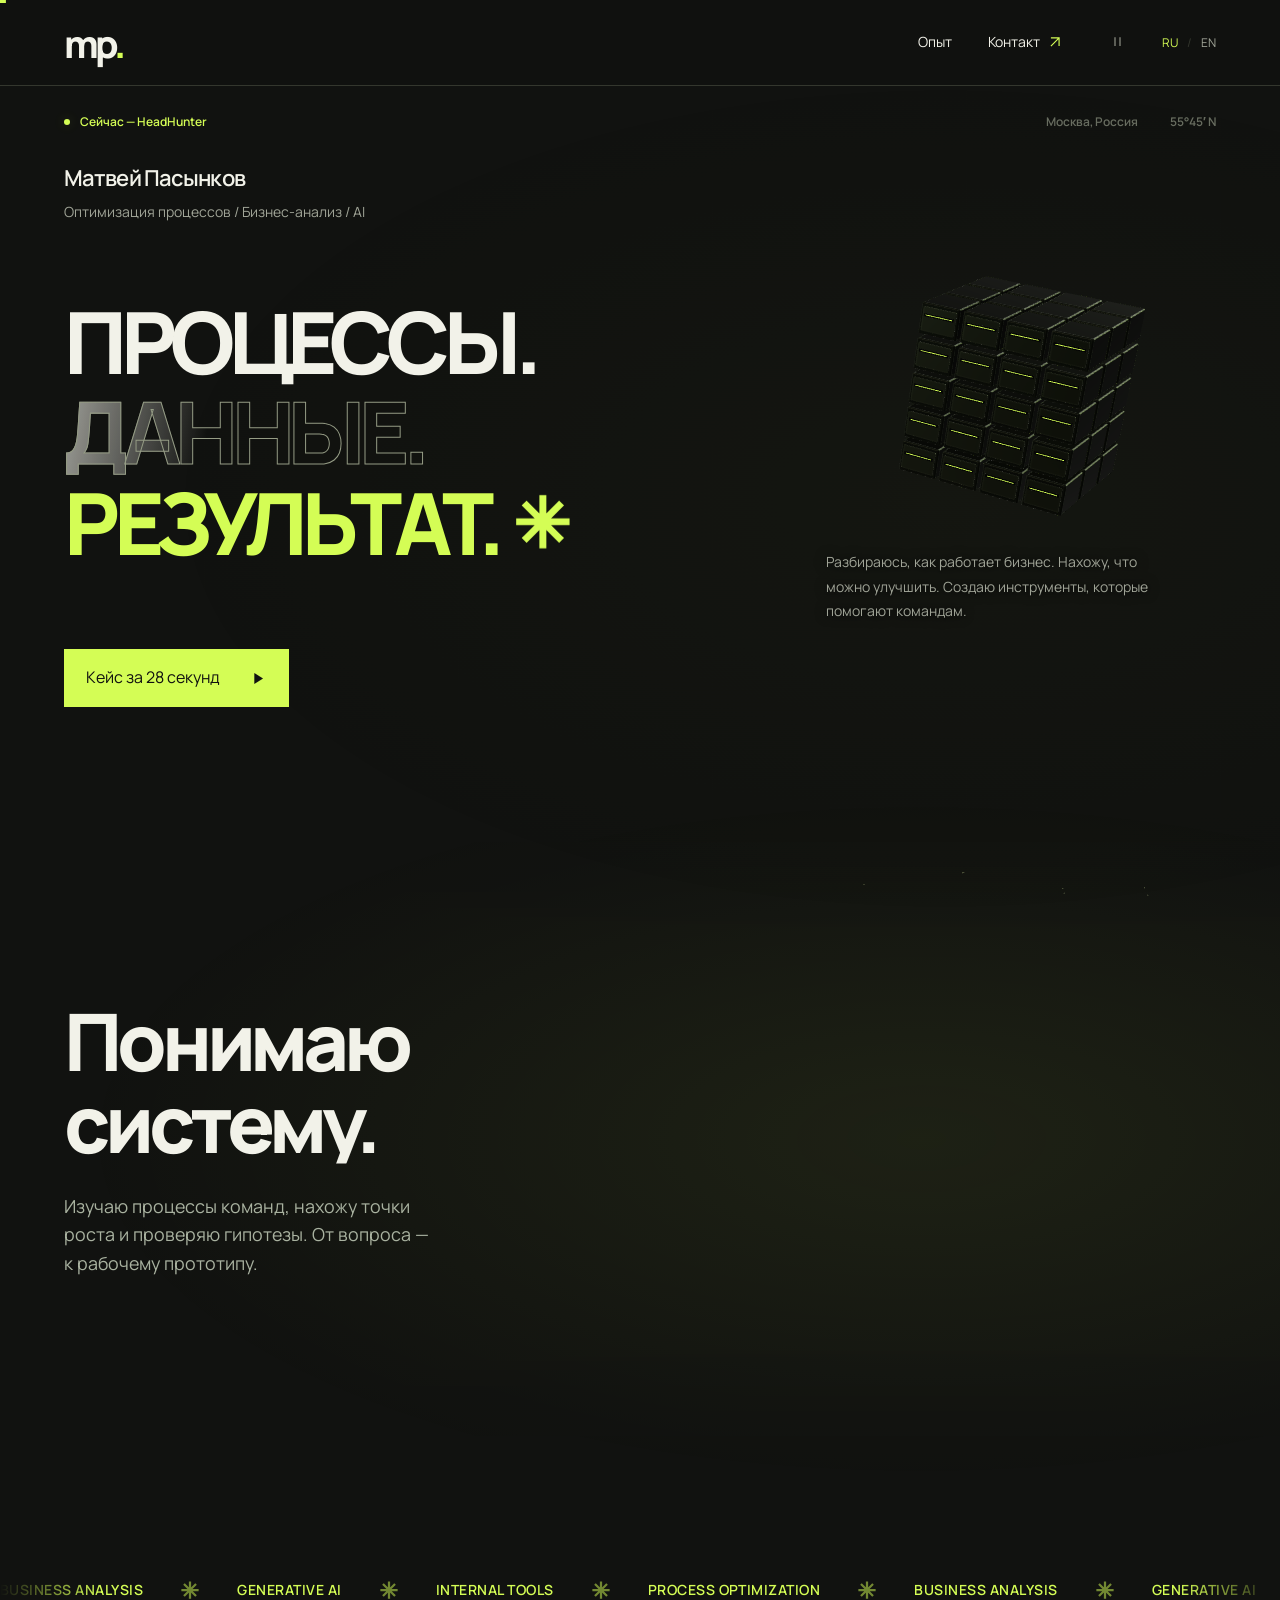
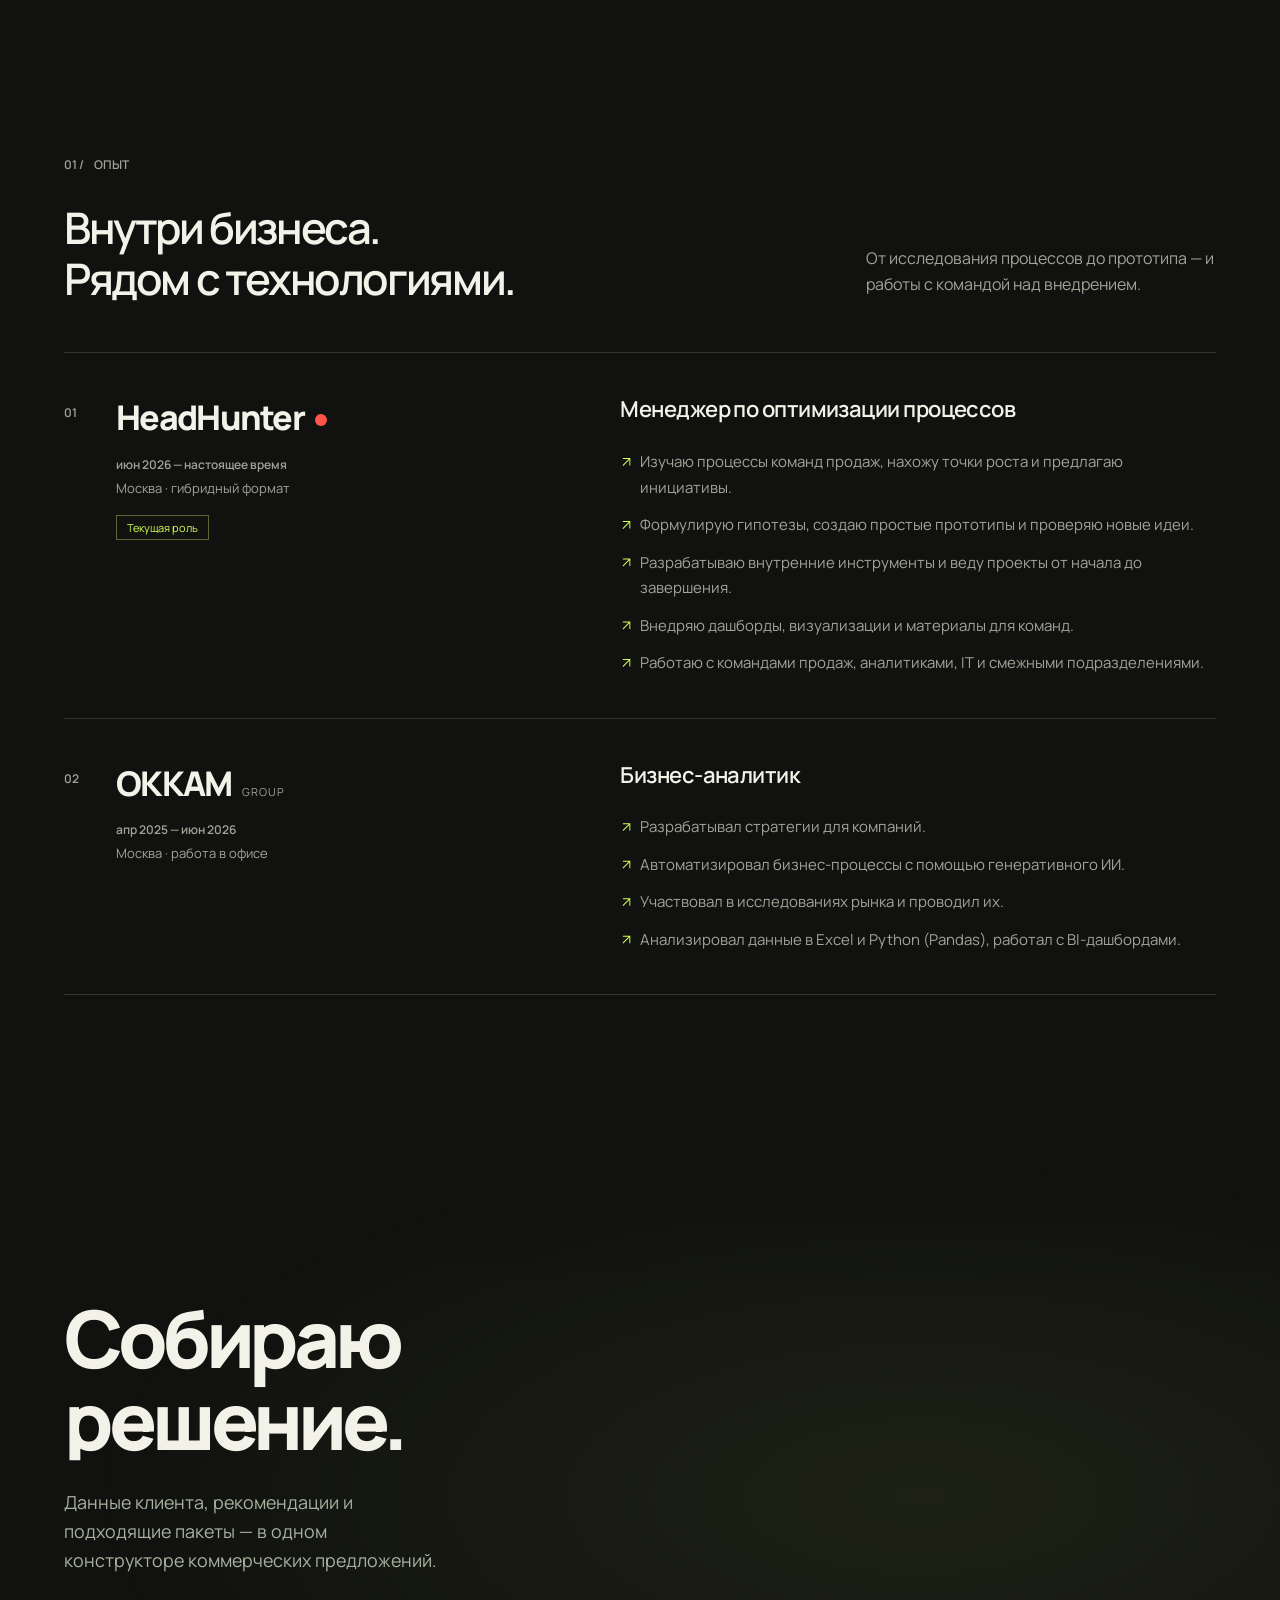
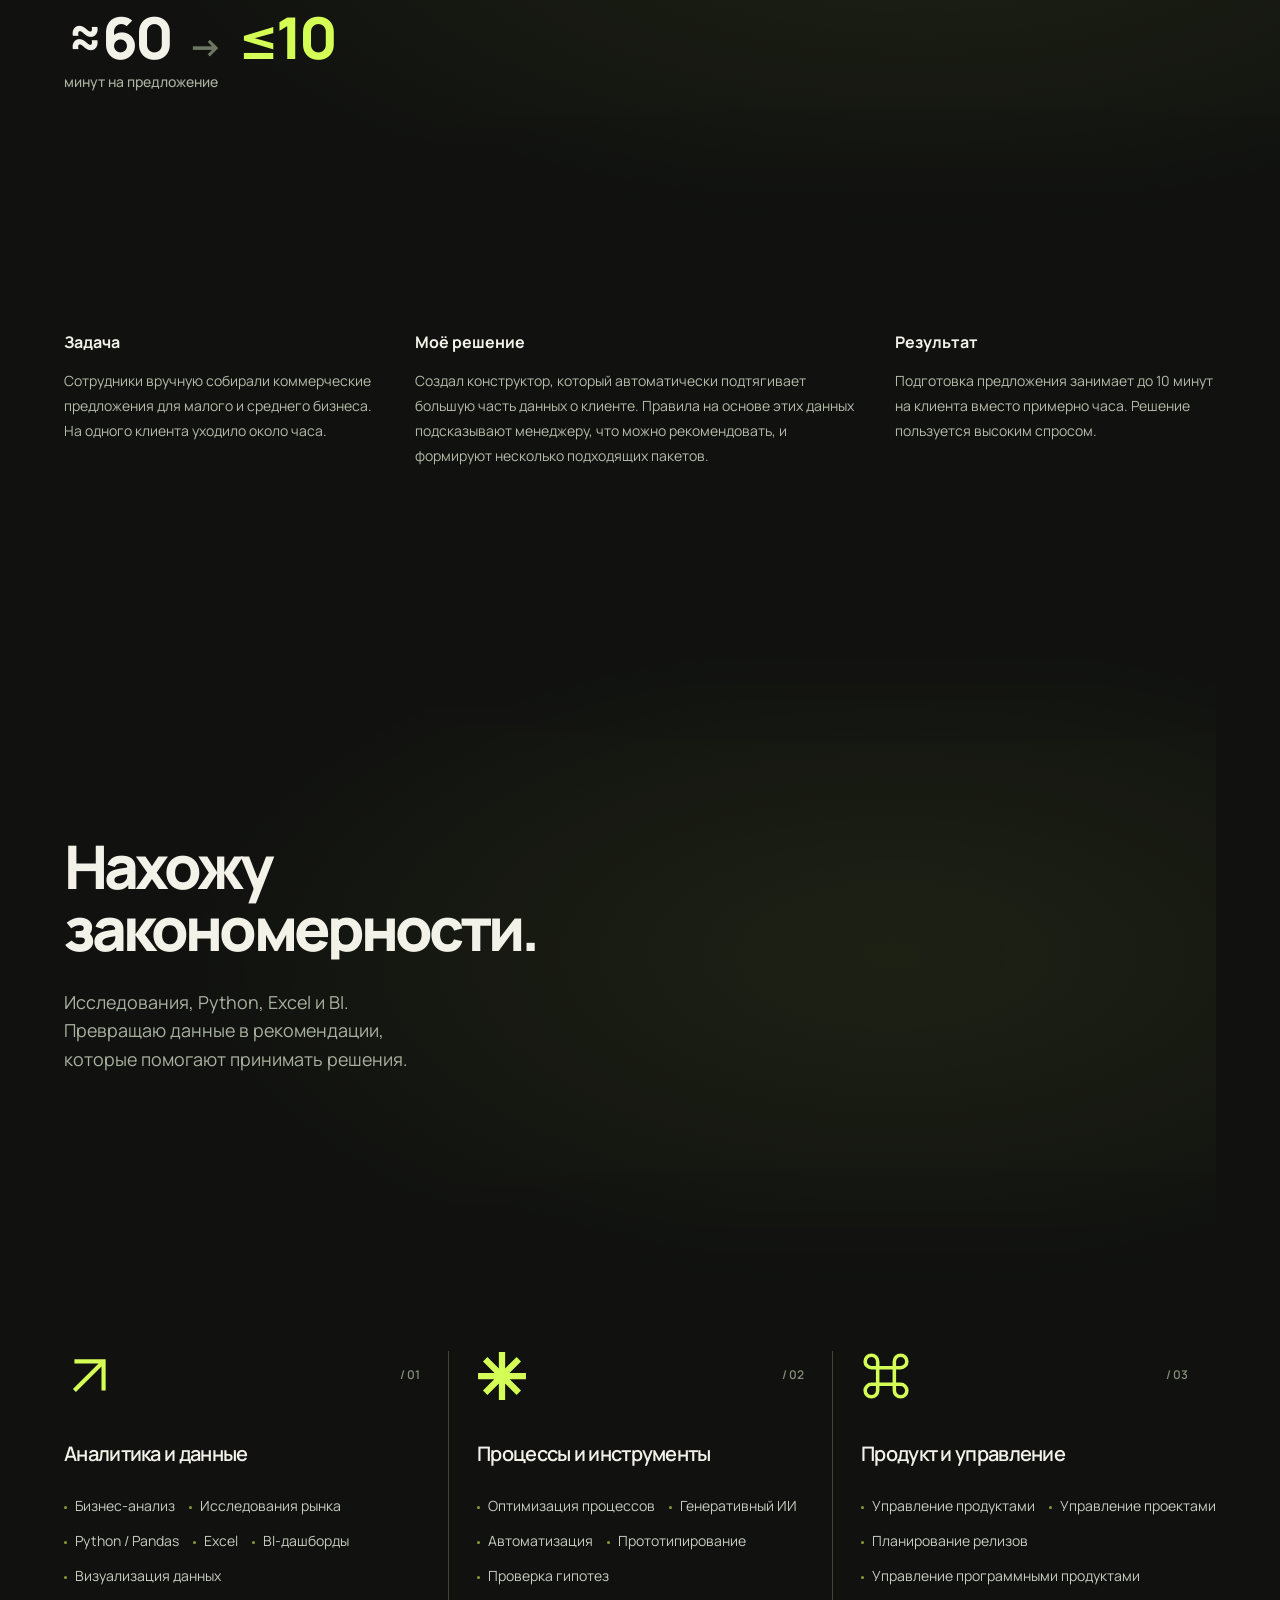
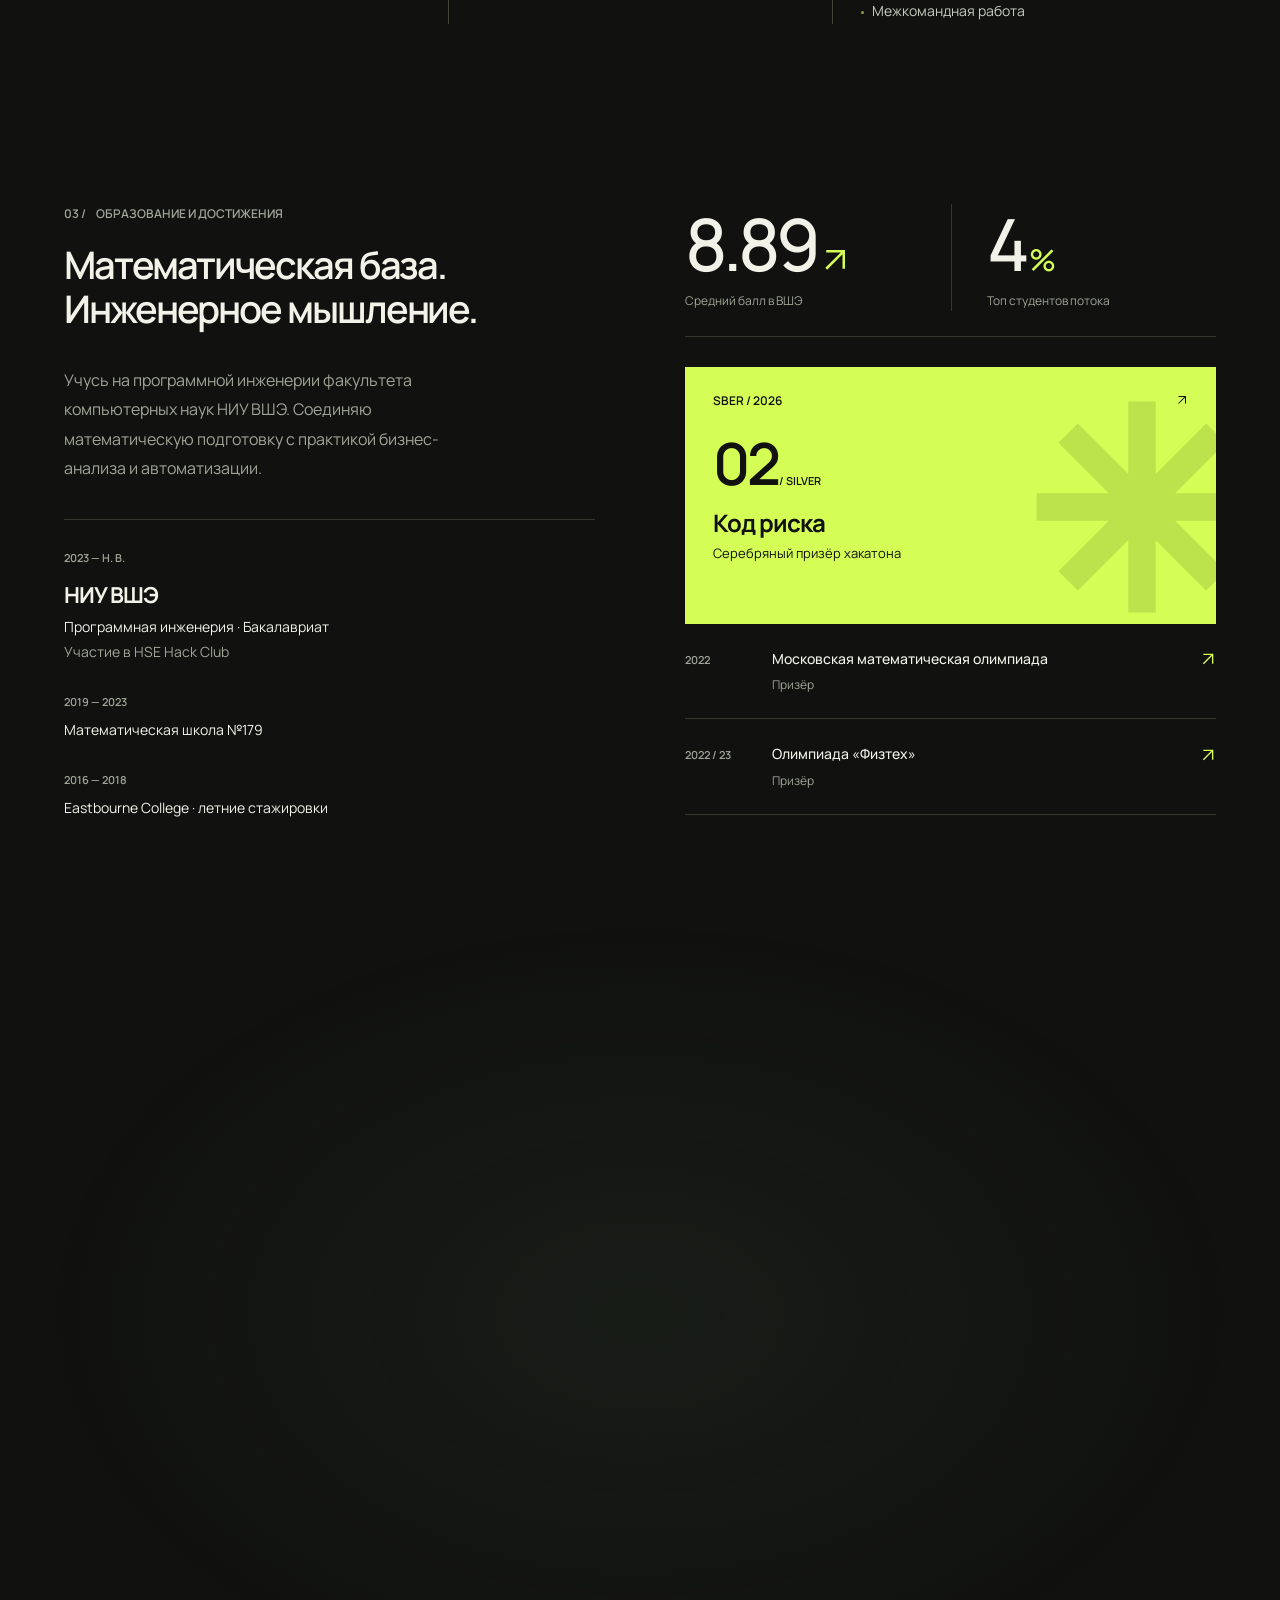
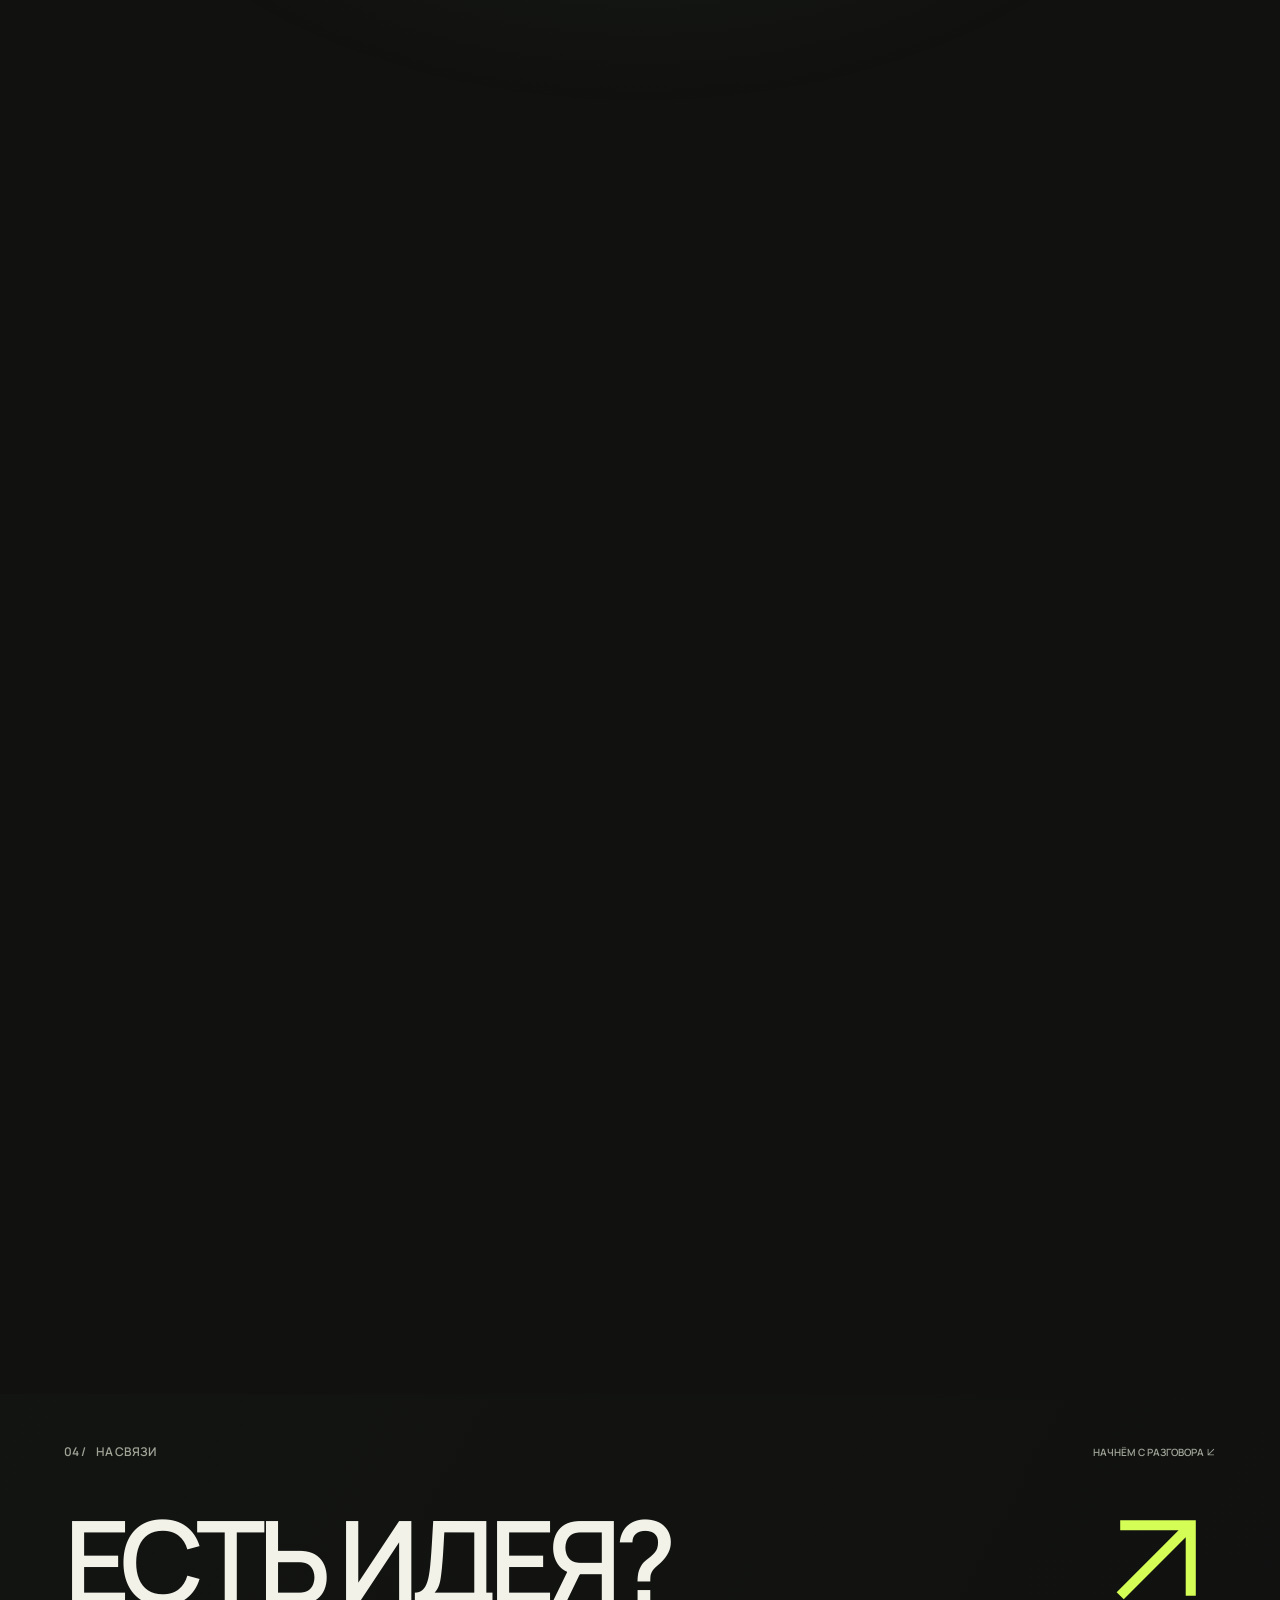
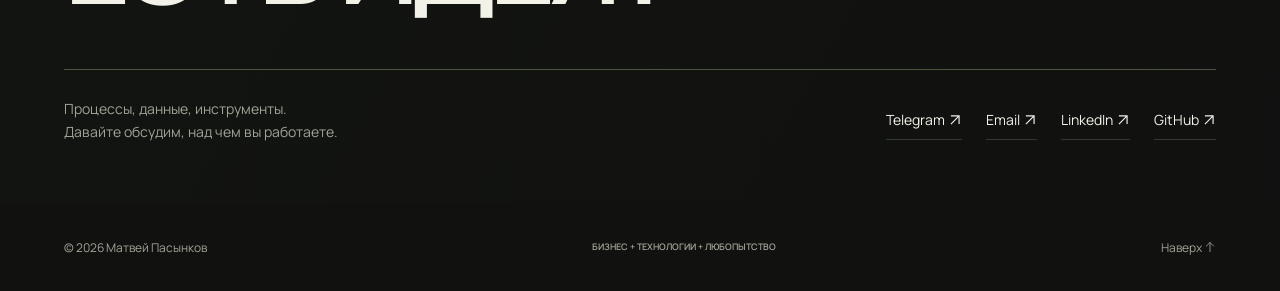
<file: index.html>
<!doctype html>
<html lang="ru">
<head>
<meta charset="utf-8"><meta name="viewport" content="width=device-width,initial-scale=1">
<meta name="theme-color" content="#111210">
<meta name="description" content="Матвей Пасынков — оптимизация процессов в HeadHunter, бизнес-анализ и AI-автоматизация. Программная инженерия, НИУ ВШЭ.">
<title>Матвей Пасынков — процессы, данные, результат</title>
<link rel="canonical" href="https://matveipasynkov.github.io/">
<link rel="icon" href="assets/favicon.svg" type="image/svg+xml">
<link rel="preconnect" href="https://fonts.googleapis.com"><link rel="preconnect" href="https://fonts.gstatic.com" crossorigin>
<link href="https://fonts.googleapis.com/css2?family=Manrope:wght@400;500;600;700;800&display=swap" rel="stylesheet">
<link rel="stylesheet" href="styles.css?v=entrances-15">
</head>
<body>
<div class="page-progress" aria-hidden="true"></div>
<a class="skip" href="#main">К содержанию / Skip to content</a>
<header class="header"><a class="monogram" href="#" aria-label="Матвей Пасынков — главная">mp<span class="dot">.</span></a><nav aria-label="Main navigation"><a href="#experience"><span data-ru="Опыт" data-en="Experience">Опыт</span></a><a href="#contact"><span data-ru="Контакт" data-en="Contact">Контакт</span> <span class="arrow"><svg class="ui-icon" viewBox="0 0 24 24" fill="none" stroke="currentColor" stroke-width="1.7" stroke-linecap="square" aria-hidden="true"><path d="M5 4h15v15h-2V7.414L5.707 19.707 4.293 18.293 16.586 6H5Z" fill="currentColor" stroke="none"/></svg></span></a></nav><button class="motion-toggle" type="button" aria-label="Pause animations" aria-pressed="false" title="Pause animations"><span aria-hidden="true">Ⅱ</span></button><button class="lang" type="button" aria-label="Switch to English"><span class="lang-ru active">RU</span><span class="lang-divider">/</span><span class="lang-en">EN</span></button></header>
<main id="main">
<section class="hero wrap">
<div class="hero-top"><div class="eyebrow"><span class="status-dot"></span><span data-ru="Сейчас — HeadHunter" data-en="Currently at HeadHunter">Сейчас — HeadHunter</span></div><div class="mono hero-place"><span data-ru="Москва, Россия" data-en="Moscow, Russia">Москва, Россия</span> <span>55°45′ N</span></div></div>
<div class="hero-identity"><h1 data-ru="Матвей Пасынков" data-en="Matvey Pasynkov">Матвей Пасынков</h1><p><span data-ru="Оптимизация процессов / Бизнес-анализ / AI" data-en="Process optimization / Business analysis / AI">Оптимизация процессов / Бизнес-анализ / AI</span></p></div>
<div class="hero-grid"><div class="hero-display" aria-hidden="true"><div><span data-ru="ПРОЦЕССЫ." data-en="PROCESSES.">ПРОЦЕССЫ.</span></div><div class="outline"><span data-ru="ДАННЫЕ." data-en="DATA.">ДАННЫЕ.</span></div><div class="accent"><span data-ru="РЕЗУЛЬТАТ." data-en="IMPACT.">РЕЗУЛЬТАТ.</span><span class="display-star"><svg class="ui-icon" viewBox="0 0 24 24" fill="none" stroke="currentColor" stroke-width="1.7" stroke-linecap="square" aria-hidden="true"><path d="M12 2v20M2 12h20M5 5l14 14M5 19 19 5" stroke-width="3"/></svg></span></div></div>
<div class="hero-aside"><div class="process-diagram" aria-label="Цикл работы: анализ, гипотеза, прототип и проверка"><div class="diagram-top mono"><span data-ru="ОТ ВОПРОСА К РЕШЕНИЮ" data-en="FROM QUESTION TO SOLUTION">ОТ ВОПРОСА К РЕШЕНИЮ</span><span><svg class="ui-icon" viewBox="0 0 24 24" fill="none" stroke="currentColor" stroke-width="1.7" stroke-linecap="square" aria-hidden="true"><path d="M5 4h15v15h-2V7.414L5.707 19.707 4.293 18.293 16.586 6H5Z" fill="currentColor" stroke="none"/></svg></span></div><div class="diagram-stage"><div class="orbit orbit-one"></div><div class="orbit orbit-two"></div><div class="orbit orbit-three"></div><div class="diagram-core"><span><svg class="ui-icon" viewBox="0 0 24 24" fill="none" stroke="currentColor" stroke-width="1.7" stroke-linecap="square" aria-hidden="true"><path d="M5 4h15v15h-2V7.414L5.707 19.707 4.293 18.293 16.586 6H5Z" fill="currentColor" stroke="none"/></svg></span></div><span class="node node-a">01 / <span data-ru="АНАЛИЗ" data-en="ANALYSIS">АНАЛИЗ</span></span><span class="node node-b">02 / <span data-ru="ГИПОТЕЗА" data-en="HYPOTHESIS">ГИПОТЕЗА</span></span><span class="node node-c">03 / <span data-ru="ПРОТОТИП" data-en="PROTOTYPE">ПРОТОТИП</span></span></div><div class="diagram-bottom mono"><span><span data-ru="ПРОВЕРИТЬ. УЛУЧШИТЬ. ПОВТОРИТЬ." data-en="TEST. IMPROVE. REPEAT.">ПРОВЕРИТЬ. УЛУЧШИТЬ. ПОВТОРИТЬ.</span></span><span class="signal">▂▄▆█</span></div></div><p class="hero-summary"><span data-ru="Разбираюсь, как работает бизнес. Нахожу, что можно улучшить. Создаю инструменты, которые помогают командам." data-en="I explore how businesses work, find what can be improved, and build tools that help teams.">Разбираюсь, как работает бизнес. Нахожу, что можно улучшить. Создаю инструменты, которые помогают командам.</span></p></div></div>
<div class="hero-bottom"><button class="primary film-trigger" type="button" aria-haspopup="dialog" aria-controls="intro-film"><span data-ru="Кейс за 28 секунд" data-en="The case in 28 seconds">Кейс за 28 секунд</span><svg class="ui-icon" viewBox="0 0 24 24" fill="currentColor" aria-hidden="true"><path d="m8 5 11 7-11 7Z"/></svg></button></div>
</section>
<section id="processes" class="scroll-film inline-world" data-world="0" aria-label="Processes"><div class="film-stage inline-stage wrap"><div class="inline-copy"><h2 data-ru="Понимаю
систему." data-en="Understand
the system.">Понимаю
систему.</h2><p data-ru="Изучаю процессы команд, нахожу точки роста и проверяю гипотезы. От вопроса — к рабочему прототипу." data-en="I explore team processes, identify opportunities and test hypotheses. From a question to a working prototype.">Изучаю процессы команд, нахожу точки роста и проверяю гипотезы. От вопроса — к рабочему прототипу.</p></div><div class="inline-art" aria-hidden="true"><span class="inline-fallback">mp<span>.</span></span></div></div></section>
<div class="ribbon-viewport" aria-hidden="true"><div class="ribbon"><div class="ribbon-track"><div class="ribbon-group"><div class="ribbon-unit"><span class="ribbon-label">BUSINESS ANALYSIS</span><span><svg class="ui-icon" viewBox="0 0 24 24" fill="none" stroke="currentColor" stroke-width="1.7" stroke-linecap="square" aria-hidden="true"><path d="M12 2v20M2 12h20M5 5l14 14M5 19 19 5" stroke-width="3"/></svg></span><span class="ribbon-label">GENERATIVE AI</span><span><svg class="ui-icon" viewBox="0 0 24 24" fill="none" stroke="currentColor" stroke-width="1.7" stroke-linecap="square" aria-hidden="true"><path d="M12 2v20M2 12h20M5 5l14 14M5 19 19 5" stroke-width="3"/></svg></span><span class="ribbon-label">INTERNAL TOOLS</span><span><svg class="ui-icon" viewBox="0 0 24 24" fill="none" stroke="currentColor" stroke-width="1.7" stroke-linecap="square" aria-hidden="true"><path d="M12 2v20M2 12h20M5 5l14 14M5 19 19 5" stroke-width="3"/></svg></span><span class="ribbon-label">PROCESS OPTIMIZATION</span><span><svg class="ui-icon" viewBox="0 0 24 24" fill="none" stroke="currentColor" stroke-width="1.7" stroke-linecap="square" aria-hidden="true"><path d="M12 2v20M2 12h20M5 5l14 14M5 19 19 5" stroke-width="3"/></svg></span></div><div class="ribbon-unit"><span class="ribbon-label">BUSINESS ANALYSIS</span><span><svg class="ui-icon" viewBox="0 0 24 24" fill="none" stroke="currentColor" stroke-width="1.7" stroke-linecap="square" aria-hidden="true"><path d="M12 2v20M2 12h20M5 5l14 14M5 19 19 5" stroke-width="3"/></svg></span><span class="ribbon-label">GENERATIVE AI</span><span><svg class="ui-icon" viewBox="0 0 24 24" fill="none" stroke="currentColor" stroke-width="1.7" stroke-linecap="square" aria-hidden="true"><path d="M12 2v20M2 12h20M5 5l14 14M5 19 19 5" stroke-width="3"/></svg></span><span class="ribbon-label">INTERNAL TOOLS</span><span><svg class="ui-icon" viewBox="0 0 24 24" fill="none" stroke="currentColor" stroke-width="1.7" stroke-linecap="square" aria-hidden="true"><path d="M12 2v20M2 12h20M5 5l14 14M5 19 19 5" stroke-width="3"/></svg></span><span class="ribbon-label">PROCESS OPTIMIZATION</span><span><svg class="ui-icon" viewBox="0 0 24 24" fill="none" stroke="currentColor" stroke-width="1.7" stroke-linecap="square" aria-hidden="true"><path d="M12 2v20M2 12h20M5 5l14 14M5 19 19 5" stroke-width="3"/></svg></span></div><div class="ribbon-unit"><span class="ribbon-label">BUSINESS ANALYSIS</span><span><svg class="ui-icon" viewBox="0 0 24 24" fill="none" stroke="currentColor" stroke-width="1.7" stroke-linecap="square" aria-hidden="true"><path d="M12 2v20M2 12h20M5 5l14 14M5 19 19 5" stroke-width="3"/></svg></span><span class="ribbon-label">GENERATIVE AI</span><span><svg class="ui-icon" viewBox="0 0 24 24" fill="none" stroke="currentColor" stroke-width="1.7" stroke-linecap="square" aria-hidden="true"><path d="M12 2v20M2 12h20M5 5l14 14M5 19 19 5" stroke-width="3"/></svg></span><span class="ribbon-label">INTERNAL TOOLS</span><span><svg class="ui-icon" viewBox="0 0 24 24" fill="none" stroke="currentColor" stroke-width="1.7" stroke-linecap="square" aria-hidden="true"><path d="M12 2v20M2 12h20M5 5l14 14M5 19 19 5" stroke-width="3"/></svg></span><span class="ribbon-label">PROCESS OPTIMIZATION</span><span><svg class="ui-icon" viewBox="0 0 24 24" fill="none" stroke="currentColor" stroke-width="1.7" stroke-linecap="square" aria-hidden="true"><path d="M12 2v20M2 12h20M5 5l14 14M5 19 19 5" stroke-width="3"/></svg></span></div></div><div class="ribbon-group"><div class="ribbon-unit"><span class="ribbon-label">BUSINESS ANALYSIS</span><span><svg class="ui-icon" viewBox="0 0 24 24" fill="none" stroke="currentColor" stroke-width="1.7" stroke-linecap="square" aria-hidden="true"><path d="M12 2v20M2 12h20M5 5l14 14M5 19 19 5" stroke-width="3"/></svg></span><span class="ribbon-label">GENERATIVE AI</span><span><svg class="ui-icon" viewBox="0 0 24 24" fill="none" stroke="currentColor" stroke-width="1.7" stroke-linecap="square" aria-hidden="true"><path d="M12 2v20M2 12h20M5 5l14 14M5 19 19 5" stroke-width="3"/></svg></span><span class="ribbon-label">INTERNAL TOOLS</span><span><svg class="ui-icon" viewBox="0 0 24 24" fill="none" stroke="currentColor" stroke-width="1.7" stroke-linecap="square" aria-hidden="true"><path d="M12 2v20M2 12h20M5 5l14 14M5 19 19 5" stroke-width="3"/></svg></span><span class="ribbon-label">PROCESS OPTIMIZATION</span><span><svg class="ui-icon" viewBox="0 0 24 24" fill="none" stroke="currentColor" stroke-width="1.7" stroke-linecap="square" aria-hidden="true"><path d="M12 2v20M2 12h20M5 5l14 14M5 19 19 5" stroke-width="3"/></svg></span></div><div class="ribbon-unit"><span class="ribbon-label">BUSINESS ANALYSIS</span><span><svg class="ui-icon" viewBox="0 0 24 24" fill="none" stroke="currentColor" stroke-width="1.7" stroke-linecap="square" aria-hidden="true"><path d="M12 2v20M2 12h20M5 5l14 14M5 19 19 5" stroke-width="3"/></svg></span><span class="ribbon-label">GENERATIVE AI</span><span><svg class="ui-icon" viewBox="0 0 24 24" fill="none" stroke="currentColor" stroke-width="1.7" stroke-linecap="square" aria-hidden="true"><path d="M12 2v20M2 12h20M5 5l14 14M5 19 19 5" stroke-width="3"/></svg></span><span class="ribbon-label">INTERNAL TOOLS</span><span><svg class="ui-icon" viewBox="0 0 24 24" fill="none" stroke="currentColor" stroke-width="1.7" stroke-linecap="square" aria-hidden="true"><path d="M12 2v20M2 12h20M5 5l14 14M5 19 19 5" stroke-width="3"/></svg></span><span class="ribbon-label">PROCESS OPTIMIZATION</span><span><svg class="ui-icon" viewBox="0 0 24 24" fill="none" stroke="currentColor" stroke-width="1.7" stroke-linecap="square" aria-hidden="true"><path d="M12 2v20M2 12h20M5 5l14 14M5 19 19 5" stroke-width="3"/></svg></span></div><div class="ribbon-unit"><span class="ribbon-label">BUSINESS ANALYSIS</span><span><svg class="ui-icon" viewBox="0 0 24 24" fill="none" stroke="currentColor" stroke-width="1.7" stroke-linecap="square" aria-hidden="true"><path d="M12 2v20M2 12h20M5 5l14 14M5 19 19 5" stroke-width="3"/></svg></span><span class="ribbon-label">GENERATIVE AI</span><span><svg class="ui-icon" viewBox="0 0 24 24" fill="none" stroke="currentColor" stroke-width="1.7" stroke-linecap="square" aria-hidden="true"><path d="M12 2v20M2 12h20M5 5l14 14M5 19 19 5" stroke-width="3"/></svg></span><span class="ribbon-label">INTERNAL TOOLS</span><span><svg class="ui-icon" viewBox="0 0 24 24" fill="none" stroke="currentColor" stroke-width="1.7" stroke-linecap="square" aria-hidden="true"><path d="M12 2v20M2 12h20M5 5l14 14M5 19 19 5" stroke-width="3"/></svg></span><span class="ribbon-label">PROCESS OPTIMIZATION</span><span><svg class="ui-icon" viewBox="0 0 24 24" fill="none" stroke="currentColor" stroke-width="1.7" stroke-linecap="square" aria-hidden="true"><path d="M12 2v20M2 12h20M5 5l14 14M5 19 19 5" stroke-width="3"/></svg></span></div></div></div></div></div>
<section id="experience" class="wrap section"><div class="section-heading reveal"><div class="eyebrow">01 / <span data-ru="ОПЫТ" data-en="EXPERIENCE">ОПЫТ</span></div><h2 data-ru="Внутри бизнеса.
Рядом с технологиями." data-en="Inside the business.
Close to technology.">Внутри бизнеса.
Рядом с технологиями.</h2><p><span data-ru="От исследования процессов до прототипа — и работы с командой над внедрением." data-en="From understanding processes to prototyping — and working with teams on implementation.">От исследования процессов до прототипа — и работы с командой над внедрением.</span></p></div>
<article class="job reveal"><div class="job-left"><span class="job-number mono">01</span><div class="company">HeadHunter<span class="company-dot"><svg class="ui-icon" viewBox="0 0 24 24" fill="none" stroke="currentColor" stroke-width="1.7" stroke-linecap="square" aria-hidden="true"><circle cx="12" cy="12" r="8" fill="currentColor" stroke="none"/></svg></span></div><p class="job-date mono" data-ru="июн 2026 — настоящее время" data-en="Jun 2026 — present">июн 2026 — настоящее время</p><p class="job-location" data-ru="Москва · гибридный формат" data-en="Moscow · hybrid">Москва · гибридный формат</p><span class="current-badge"><span data-ru="Текущая роль" data-en="Current role">Текущая роль</span></span></div><div class="job-right"><h3 data-ru="Менеджер по оптимизации процессов" data-en="Process Optimization Manager">Менеджер по оптимизации процессов</h3><ul><li><span data-ru="Изучаю процессы команд продаж, нахожу точки роста и предлагаю инициативы." data-en="Analyze sales team processes, identify opportunities for improvement and propose initiatives.">Изучаю процессы команд продаж, нахожу точки роста и предлагаю инициативы.</span></li><li><span data-ru="Формулирую гипотезы, создаю простые прототипы и проверяю новые идеи." data-en="Formulate hypotheses, build simple prototypes and test new ideas.">Формулирую гипотезы, создаю простые прототипы и проверяю новые идеи.</span></li><li><span data-ru="Разрабатываю внутренние инструменты и веду проекты от начала до завершения." data-en="Develop internal tools and manage projects end to end.">Разрабатываю внутренние инструменты и веду проекты от начала до завершения.</span></li><li><span data-ru="Внедряю дашборды, визуализации и материалы для команд." data-en="Implement dashboards, visualizations and supporting materials.">Внедряю дашборды, визуализации и материалы для команд.</span></li><li><span data-ru="Работаю с командами продаж, аналитиками, IT и смежными подразделениями." data-en="Collaborate with sales teams, analysts, IT and other related teams.">Работаю с командами продаж, аналитиками, IT и смежными подразделениями.</span></li></ul></div></article><article class="job reveal"><div class="job-left"><span class="job-number mono">02</span><div class="company">OKKAM<span class="company-sub">GROUP</span></div><p class="job-date mono" data-ru="апр 2025 — июн 2026" data-en="Apr 2025 — Jun 2026">апр 2025 — июн 2026</p><p class="job-location" data-ru="Москва · работа в офисе" data-en="Moscow · on-site">Москва · работа в офисе</p></div><div class="job-right"><h3 data-ru="Бизнес-аналитик" data-en="Business Analyst">Бизнес-аналитик</h3><ul><li><span data-ru="Разрабатывал стратегии для компаний." data-en="Developed strategies for companies.">Разрабатывал стратегии для компаний.</span></li><li><span data-ru="Автоматизировал бизнес-процессы с помощью генеративного ИИ." data-en="Automated business processes using generative AI.">Автоматизировал бизнес-процессы с помощью генеративного ИИ.</span></li><li><span data-ru="Участвовал в исследованиях рынка и проводил их." data-en="Conducted and contributed to market research.">Участвовал в исследованиях рынка и проводил их.</span></li><li><span data-ru="Анализировал данные в Excel и Python (Pandas), работал с BI-дашбордами." data-en="Analyzed data using Excel and Python (Pandas), and worked with BI dashboards.">Анализировал данные в Excel и Python (Pandas), работал с BI-дашбордами.</span></li></ul></div></article>
</section>
<section id="case-study" class="case-study case-cinematic"><div class="case-reel inline-world" data-world="2"><div class="case-screen inline-stage wrap"><div class="inline-copy"><h2 data-ru="Собираю
решение." data-en="Build
the solution.">Собираю
решение.</h2><p data-ru="Данные клиента, рекомендации и подходящие пакеты — в одном конструкторе коммерческих предложений." data-en="Client data, recommendations and suitable packages — in one commercial proposal builder.">Данные клиента, рекомендации и подходящие пакеты — в одном конструкторе коммерческих предложений.</p><div class="inline-metric"><span>≈60</span><i>→</i><strong>≤10</strong><small data-ru="минут на предложение" data-en="minutes per proposal">минут на предложение</small></div></div><div class="inline-art" aria-hidden="true"><span class="inline-fallback">mp<span>.</span></span></div></div></div><div id="case-details" class="wrap case-summary"><div class="case-details"><div><h3 data-ru="Задача" data-en="The challenge">Задача</h3><p data-ru="Сотрудники вручную собирали коммерческие предложения для малого и среднего бизнеса. На одного клиента уходило около часа." data-en="Employees assembled proposals for small and medium-sized businesses manually, spending around an hour per client.">Сотрудники вручную собирали коммерческие предложения для малого и среднего бизнеса. На одного клиента уходило около часа.</p></div><div><h3 data-ru="Моё решение" data-en="My solution">Моё решение</h3><p data-ru="Создал конструктор, который автоматически подтягивает большую часть данных о клиенте. Правила на основе этих данных подсказывают менеджеру, что можно рекомендовать, и формируют несколько подходящих пакетов." data-en="I built a proposal builder that automatically retrieves most of the required client data. Data-based rules suggest what the manager can recommend and assemble several packages suited to the client’s needs.">Создал конструктор, который автоматически подтягивает большую часть данных о клиенте. Правила на основе этих данных подсказывают менеджеру, что можно рекомендовать, и формируют несколько подходящих пакетов.</p></div><div><h3 data-ru="Результат" data-en="The outcome">Результат</h3><p data-ru="Подготовка предложения занимает до 10 минут на клиента вместо примерно часа. Решение пользуется высоким спросом." data-en="Proposal preparation takes up to 10 minutes per client instead of around an hour. The solution is in high demand.">Подготовка предложения занимает до 10 минут на клиента вместо примерно часа. Решение пользуется высоким спросом.</p></div></div></div></section>
<section id="toolkit" class="toolkit"><div class="wrap"><div class="inline-world inline-data" data-world="1"><div class="inline-stage"><div class="inline-copy"><h2 data-ru="Нахожу
закономерности." data-en="Find
the patterns.">Нахожу
закономерности.</h2><p data-ru="Исследования, Python, Excel и BI. Превращаю данные в рекомендации, которые помогают принимать решения." data-en="Research, Python, Excel and BI. Turning data into recommendations that help people make decisions.">Исследования, Python, Excel и BI. Превращаю данные в рекомендации, которые помогают принимать решения.</p></div><div class="inline-art" aria-hidden="true"><span class="inline-fallback">mp<span>.</span></span></div></div></div><div class="toolkit-grid"><article class="skill-panel reveal"><span class="skill-symbol" aria-hidden="true"><svg class="ui-icon" viewBox="0 0 24 24" fill="none" stroke="currentColor" stroke-width="1.7" stroke-linecap="square" aria-hidden="true"><path d="M5 4h15v15h-2V7.414L5.707 19.707 4.293 18.293 16.586 6H5Z" fill="currentColor" stroke="none"/></svg></span><div class="mono skill-number">/ 01</div><h3 data-ru="Аналитика и данные" data-en="Analytics &amp; data">Аналитика и данные</h3><div class="tags"><span class="tag" data-ru="Бизнес-анализ" data-en="Business analysis">Бизнес-анализ</span><span class="tag" data-ru="Исследования рынка" data-en="Market research">Исследования рынка</span><span class="tag">Python / Pandas</span><span class="tag">Excel</span><span class="tag" data-ru="BI-дашборды" data-en="BI dashboards">BI-дашборды</span><span class="tag" data-ru="Визуализация данных" data-en="Data visualization">Визуализация данных</span></div></article><article class="skill-panel reveal"><span class="skill-symbol" aria-hidden="true"><svg class="ui-icon" viewBox="0 0 24 24" fill="none" stroke="currentColor" stroke-width="1.7" stroke-linecap="square" aria-hidden="true"><path d="M12 2v20M2 12h20M5 5l14 14M5 19 19 5" stroke-width="3"/></svg></span><div class="mono skill-number">/ 02</div><h3 data-ru="Процессы и инструменты" data-en="Processes &amp; tools">Процессы и инструменты</h3><div class="tags"><span class="tag" data-ru="Оптимизация процессов" data-en="Process optimization">Оптимизация процессов</span><span class="tag" data-ru="Генеративный ИИ" data-en="Generative AI">Генеративный ИИ</span><span class="tag" data-ru="Автоматизация" data-en="Automation">Автоматизация</span><span class="tag" data-ru="Прототипирование" data-en="Prototyping">Прототипирование</span><span class="tag" data-ru="Проверка гипотез" data-en="Hypothesis testing">Проверка гипотез</span></div></article><article class="skill-panel reveal"><span class="skill-symbol" aria-hidden="true"><svg class="ui-icon" viewBox="0 0 24 24" fill="none" stroke="currentColor" stroke-width="1.7" stroke-linecap="square" aria-hidden="true"><path d="M8 8H5a3 3 0 1 1 3-3v14a3 3 0 1 1-3-3h14a3 3 0 1 1-3 3V5a3 3 0 1 1 3 3H8Z"/></svg></span><div class="mono skill-number">/ 03</div><h3 data-ru="Продукт и управление" data-en="Product &amp; management">Продукт и управление</h3><div class="tags"><span class="tag" data-ru="Управление продуктами" data-en="Product management">Управление продуктами</span><span class="tag" data-ru="Управление проектами" data-en="Project management">Управление проектами</span><span class="tag" data-ru="Планирование релизов" data-en="Release planning">Планирование релизов</span><span class="tag" data-ru="Управление программными продуктами" data-en="Software product management">Управление программными продуктами</span><span class="tag" data-ru="Межкомандная работа" data-en="Cross-functional collaboration">Межкомандная работа</span></div></article></div></div></section>
<section id="about" class="wrap section about"><div class="about-left reveal"><div class="eyebrow">03 / <span data-ru="ОБРАЗОВАНИЕ И ДОСТИЖЕНИЯ" data-en="EDUCATION &amp; ACHIEVEMENTS">ОБРАЗОВАНИЕ И ДОСТИЖЕНИЯ</span></div><h2 data-ru="Математическая база.
Инженерное мышление." data-en="A mathematical foundation.
An engineering mindset.">Математическая база.
Инженерное мышление.</h2><p class="about-copy"><span data-ru="Учусь на программной инженерии факультета компьютерных наук НИУ ВШЭ. Соединяю математическую подготовку с практикой бизнес-анализа и автоматизации." data-en="I study Software Engineering at HSE University’s Faculty of Computer Science, combining a mathematical foundation with hands-on business analysis and automation.">Учусь на программной инженерии факультета компьютерных наук НИУ ВШЭ. Соединяю математическую подготовку с практикой бизнес-анализа и автоматизации.</span></p><div class="education-record"><span class="mono">2023 — <span data-ru="Н. В." data-en="PRESENT">Н. В.</span></span><h3 data-ru="НИУ ВШЭ" data-en="HSE University">НИУ ВШЭ</h3><p data-ru="Программная инженерия · Бакалавриат" data-en="Software Engineering · Bachelor’s degree in progress">Программная инженерия · Бакалавриат</p><p class="muted" data-ru="Участие в HSE Hack Club" data-en="HSE Hack Club participant">Участие в HSE Hack Club</p></div><div class="education-small"><span class="mono">2019 — 2023</span><p data-ru="Математическая школа №179" data-en="Math School No. 179">Математическая школа №179</p></div><div class="education-small"><span class="mono">2016 — 2018</span><p data-ru="Eastbourne College · летние стажировки" data-en="Eastbourne College · summer internships">Eastbourne College · летние стажировки</p></div></div>
<div class="about-right"><div class="stats-pair reveal"><div><span class="big-stat">8.89<span><svg class="ui-icon" viewBox="0 0 24 24" fill="none" stroke="currentColor" stroke-width="1.7" stroke-linecap="square" aria-hidden="true"><path d="M5 4h15v15h-2V7.414L5.707 19.707 4.293 18.293 16.586 6H5Z" fill="currentColor" stroke="none"/></svg></span></span><p data-ru="Средний балл в ВШЭ" data-en="Average grade at HSE">Средний балл в ВШЭ</p></div><div><span class="big-stat">4<span>%</span></span><p data-ru="Топ студентов потока" data-en="Top of the cohort">Топ студентов потока</p></div></div><article class="award-feature reveal"><div class="award-top mono"><span>SBER / 2026</span><span><svg class="ui-icon" viewBox="0 0 24 24" fill="none" stroke="currentColor" stroke-width="1.7" stroke-linecap="square" aria-hidden="true"><path d="M5 4h15v15h-2V7.414L5.707 19.707 4.293 18.293 16.586 6H5Z" fill="currentColor" stroke="none"/></svg></span></div><div class="award-main"><span class="medal">02<span> / SILVER</span></span><h3 data-ru="Код риска" data-en="Risk Code">Код риска</h3><p data-ru="Серебряный призёр хакатона" data-en="Hackathon silver medalist">Серебряный призёр хакатона</p></div><span class="award-star" aria-hidden="true"><svg class="ui-icon" viewBox="0 0 24 24" fill="none" stroke="currentColor" stroke-width="1.7" stroke-linecap="square" aria-hidden="true"><path d="M12 2v20M2 12h20M5 5l14 14M5 19 19 5" stroke-width="3"/></svg></span></article><div class="olympiad reveal"><span class="mono">2022</span><div><h3 data-ru="Московская математическая олимпиада" data-en="Moscow Mathematical Olympiad">Московская математическая олимпиада</h3><p data-ru="Призёр" data-en="Prize-winner">Призёр</p></div><span><svg class="ui-icon" viewBox="0 0 24 24" fill="none" stroke="currentColor" stroke-width="1.7" stroke-linecap="square" aria-hidden="true"><path d="M5 4h15v15h-2V7.414L5.707 19.707 4.293 18.293 16.586 6H5Z" fill="currentColor" stroke="none"/></svg></span></div><div class="olympiad reveal"><span class="mono">2022 / 23</span><div><h3 data-ru="Олимпиада «Физтех»" data-en="Phystech Olympiad">Олимпиада «Физтех»</h3><p data-ru="Призёр" data-en="Prize-winner">Призёр</p></div><span><svg class="ui-icon" viewBox="0 0 24 24" fill="none" stroke="currentColor" stroke-width="1.7" stroke-linecap="square" aria-hidden="true"><path d="M5 4h15v15h-2V7.414L5.707 19.707 4.293 18.293 16.586 6H5Z" fill="currentColor" stroke="none"/></svg></span></div></div></section>
<section class="signature-reel" aria-label="3D monogram assembly"><div class="signature-stage"></div></section>
<section id="contact" class="contact"><div class="wrap"><div class="contact-top"><span class="eyebrow">04 / <span data-ru="НА СВЯЗИ" data-en="GET IN TOUCH">НА СВЯЗИ</span></span><span class="mono"><span data-ru="НАЧНЁМ С РАЗГОВОРА" data-en="LET’S START A CONVERSATION">НАЧНЁМ С РАЗГОВОРА</span> <svg class="ui-icon" viewBox="0 0 24 24" fill="currentColor" aria-hidden="true"><path d="M5 4h15v15h-2V7.414L5.707 19.707 4.293 18.293 16.586 6H5Z" transform="rotate(180 12 12)"/></svg></span></div><a class="contact-title" href="https://t.me/matveipasynkov" target="_blank" rel="noopener"><span data-ru="ЕСТЬ ИДЕЯ?" data-en="HAVE AN IDEA?">ЕСТЬ ИДЕЯ?</span><span><svg class="ui-icon" viewBox="0 0 24 24" fill="none" stroke="currentColor" stroke-width="1.7" stroke-linecap="square" aria-hidden="true"><path d="M5 4h15v15h-2V7.414L5.707 19.707 4.293 18.293 16.586 6H5Z" fill="currentColor" stroke="none"/></svg></span></a><div class="contact-bottom"><p><span data-ru="Процессы, данные, инструменты.
Давайте обсудим, над чем вы работаете." data-en="Processes, data, tools.
Let’s talk about what you’re working on.">Процессы, данные, инструменты.
Давайте обсудим, над чем вы работаете.</span></p><div class="contact-links"><a href="https://t.me/matveipasynkov" target="_blank" rel="noopener">Telegram <svg class="ui-icon" viewBox="0 0 24 24" fill="none" stroke="currentColor" stroke-width="1.7" stroke-linecap="square" aria-hidden="true"><path d="M5 4h15v15h-2V7.414L5.707 19.707 4.293 18.293 16.586 6H5Z" fill="currentColor" stroke="none"/></svg></a><a href="mailto:mepasynkov@edu.hse.ru">Email <svg class="ui-icon" viewBox="0 0 24 24" fill="none" stroke="currentColor" stroke-width="1.7" stroke-linecap="square" aria-hidden="true"><path d="M5 4h15v15h-2V7.414L5.707 19.707 4.293 18.293 16.586 6H5Z" fill="currentColor" stroke="none"/></svg></a><a href="https://www.linkedin.com/in/matthew-pasynkov-60986b409/" target="_blank" rel="noopener">LinkedIn <svg class="ui-icon" viewBox="0 0 24 24" fill="none" stroke="currentColor" stroke-width="1.7" stroke-linecap="square" aria-hidden="true"><path d="M5 4h15v15h-2V7.414L5.707 19.707 4.293 18.293 16.586 6H5Z" fill="currentColor" stroke="none"/></svg></a><a href="https://github.com/matveipasynkov" target="_blank" rel="noopener">GitHub <svg class="ui-icon" viewBox="0 0 24 24" fill="none" stroke="currentColor" stroke-width="1.7" stroke-linecap="square" aria-hidden="true"><path d="M5 4h15v15h-2V7.414L5.707 19.707 4.293 18.293 16.586 6H5Z" fill="currentColor" stroke="none"/></svg></a></div></div></div></section>
</main><footer class="wrap footer"><span>© 2026 <span data-ru="Матвей Пасынков" data-en="Matvey Pasynkov">Матвей Пасынков</span></span><span class="mono"><span data-ru="БИЗНЕС + ТЕХНОЛОГИИ + ЛЮБОПЫТСТВО" data-en="BUSINESS + TECHNOLOGY + CURIOSITY">БИЗНЕС + ТЕХНОЛОГИИ + ЛЮБОПЫТСТВО</span></span><a href="#"><span data-ru="Наверх" data-en="Back to top">Наверх</span> <svg class="ui-icon" viewBox="0 0 24 24" fill="none" stroke="currentColor" stroke-width="1.7" stroke-linecap="square" aria-hidden="true"><path d="M12 21V3m-7 7 7-7 7 7"/></svg></a></footer>
<dialog id="intro-film" class="film-dialog" aria-labelledby="resume-film-title">
<div class="film-dialog-head"><div><span class="eyebrow" data-ru="КЕЙС / 28 СЕКУНД" data-en="CASE / 28 SECONDS">КЕЙС / 28 СЕКУНД</span><h2 id="resume-film-title" data-ru="Из рутины — в инструмент." data-en="From routine to a working tool.">Из рутины — в инструмент.</h2></div><button class="film-close" type="button" aria-label="Закрыть видео" data-ru="Закрыть ×" data-en="Close ×">Закрыть ×</button></div>
<video id="resume-film" controls playsinline preload="none" width="3840" height="2160" poster="assets/resume-story-ru.jpg?v=6"><source src="assets/resume-story-ru.mp4?v=6" type="video/mp4"></video>
<p class="film-dialog-note" data-ru="Конструктор коммерческих предложений: от ≈ часа до 10 минут на клиента." data-en="Commercial proposal builder: from ≈ an hour to up to 10 minutes per client.">Конструктор коммерческих предложений: от ≈ часа до 10 минут на клиента.</p>
</dialog>
<script src="script.js?v=static-9"></script>
<script src="scroll-timeline.js?v=pulse-8"></script>
<script src="motion.js?v=inline-13b"></script>
<script src="ribbon.js"></script>
<script type="module" src="scene-loader.js?v=cursor-14c"></script>
<script src="resume-film.js?v=film-6"></script>
<script type="module" src="worlds.js?v=entrances-15c"></script>
<script src="cursor.js?v=cursor-14c"></script>
<script src="page-progress.js?v=worlds-10"></script>
</body></html>
</file>
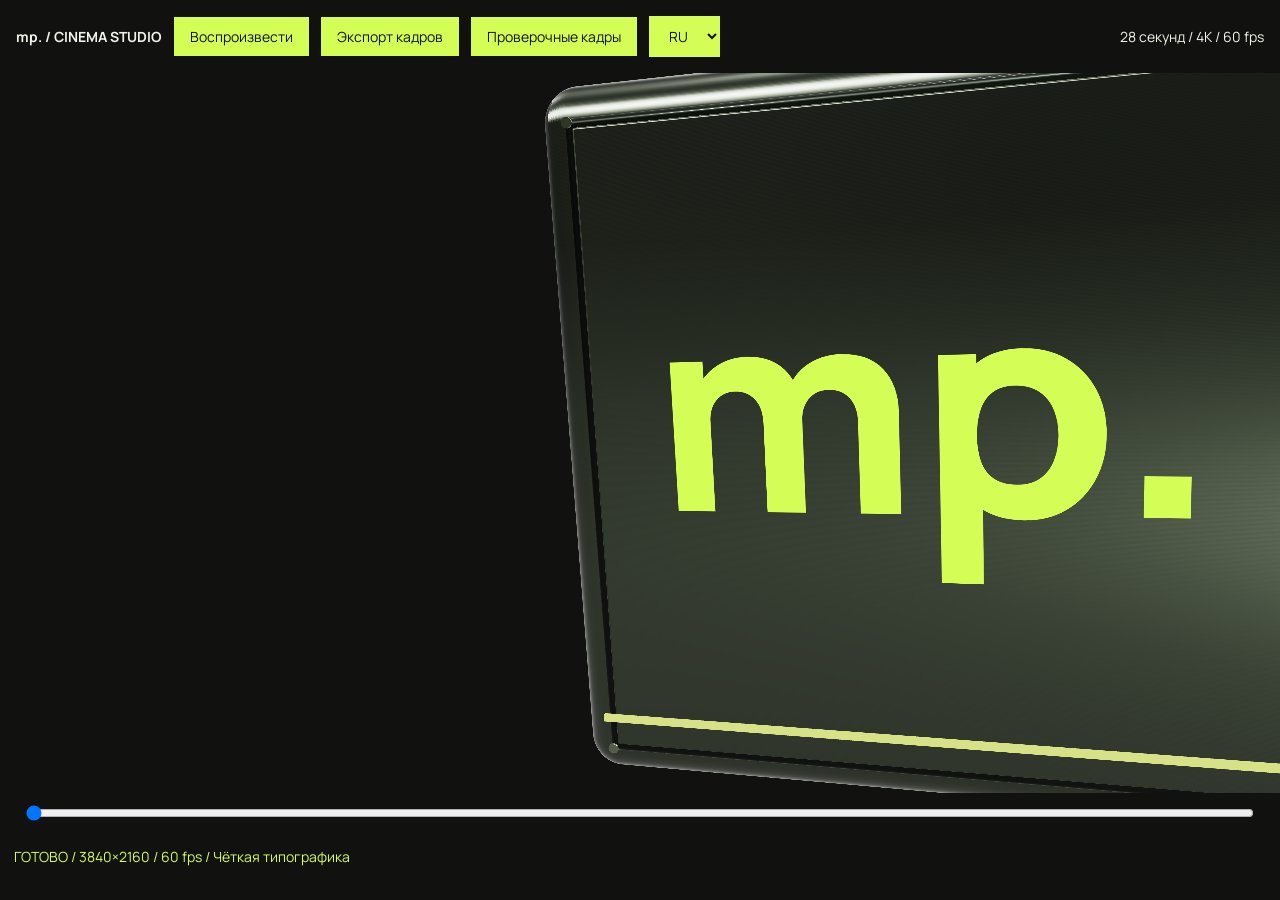
<file: studio/index.html>
<!doctype html><html lang="ru"><head><meta charset="utf-8"><meta name="viewport" content="width=device-width,initial-scale=1"><title>MP Motion Studio</title>
<link href="https://fonts.googleapis.com/css2?family=Manrope:wght@400;500;600;800&display=swap" rel="stylesheet">
<style>body{margin:0;background:#111210;color:#f2f2e9;font:14px Manrope,Arial}header{display:flex;align-items:center;gap:12px;padding:16px;flex-wrap:wrap}button,select{background:#d4fd55;color:#111210;border:0;padding:10px 16px;font:inherit;cursor:pointer}label{margin-left:auto}canvas{display:block;width:100%;aspect-ratio:16/9;max-height:80vh;object-fit:contain}#status{padding:14px;color:#d4fd55}input{width:96%;margin:12px 2%}</style></head><body>
<header><b>mp. / CINEMA STUDIO</b><button id="play">Воспроизвести</button><button id="record">Экспорт кадров</button><button id="proof">Проверочные кадры</button><select id="lang"><option value="ru">RU</option><option value="en">EN</option></select><label>28 секунд / 4K / 60 fps</label></header>
<main id="stage"></main><input id="time" aria-label="Время сцены" type="range" min="0" max="28" step="0.1" value="0"><div id="status">Загрузка сцены…</div>
<script type="module" src="film.js?v=6l"></script></body></html>
</file>
<file: styles.css>
:root{--bg:#111210;--surface:#191b17;--ink:#f2f2e9;--muted:#a0a497;--line:#34372e;--acid:#d4fd55;--font:'Manrope',Arial,sans-serif;--mono:'Manrope',Arial,sans-serif}*{box-sizing:border-box}html{scroll-behavior:smooth;scroll-padding-top:90px}body{margin:0;background:var(--bg);color:var(--ink);font-family:var(--font);font-size:16px;line-height:1.6;-webkit-font-smoothing:antialiased}::selection{background:var(--acid);color:var(--bg)}a{color:inherit;text-decoration:none}button{font:inherit}button,a{-webkit-tap-highlight-color:transparent}a:focus-visible,button:focus-visible{outline:2px solid var(--acid);outline-offset:6px}.wrap{max-width:1440px;padding-inline:64px;margin-inline:auto}.mono,.eyebrow{font-family:var(--mono);font-size:12px;letter-spacing:.035em}.eyebrow{display:flex;gap:10px;align-items:center}.muted{color:var(--muted)}.accent{color:var(--acid)}.skip{position:absolute;left:20px;top:-100px;z-index:100;background:var(--acid);color:var(--bg);padding:14px}.skip:focus{top:15px}.header{position:sticky;top:0;z-index:20;background:rgba(17,18,16,.9);backdrop-filter:blur(18px);height:86px;padding:0 64px;display:flex;align-items:center;border-bottom:1px solid var(--line);gap:40px}.monogram{font-weight:800;font-size:38px;line-height:1;letter-spacing:-4px}.dot{color:var(--acid)}.header nav{display:flex;gap:36px;margin-left:auto;font-size:14px}.header nav a{transition:color .2s}.header nav a:hover{color:var(--acid)}.arrow{color:var(--acid);margin-left:5px}.lang{display:flex;gap:9px;padding:8px 0 8px 28px;color:var(--muted);border:0;border-left:1px solid var(--line);background:none;font-family:var(--mono);font-size:12px;cursor:pointer}.lang .active{color:var(--acid)}.lang-divider{color:var(--line)}.hero{padding-top:38px;padding-bottom:54px}.hero-top{display:flex;align-items:center;justify-content:space-between}.hero-top .eyebrow{color:var(--acid)}.status-dot{width:6px;height:6px;border-radius:50%;background:var(--acid);box-shadow:0 0 12px #d4fd5533}.hero-place{color:var(--muted)}.hero-place span{padding-left:30px;color:#686d60}.hero-identity{margin-top:46px}.hero-identity h1{font-size:22px;letter-spacing:-.04em;margin:0 0 5px;font-weight:600}.hero-identity p{margin:0;font-size:14px;color:var(--muted)}.hero-grid{display:grid;grid-template-columns:minmax(0,1.85fr) minmax(280px,1fr);gap:40px;margin-top:32px;align-items:center}.hero-display{font-size:clamp(45px,6.7vw,98px);line-height:1.05;font-weight:800;letter-spacing:-.075em}.hero-display>div{white-space:nowrap}.hero-display .outline{color:transparent;-webkit-text-stroke:1px #959c85}.display-star{display:inline-block;font-size:.65em;vertical-align:8%;margin-left:16px;animation:star-turn 24s linear infinite}.hero-aside{align-self:stretch}.process-diagram{border:1px solid var(--line);background:linear-gradient(0deg,transparent 23px,#ffffff03 24px),linear-gradient(90deg,transparent 23px,#ffffff03 24px);background-size:24px 24px}.diagram-top,.diagram-bottom{display:flex;justify-content:space-between;align-items:center;font-size:10px;padding:12px 14px;color:var(--muted)}.diagram-top{border-bottom:1px solid var(--line)}.diagram-top>span:last-child{color:var(--acid);font-size:17px}.diagram-stage{height:195px;position:relative;display:grid;place-items:center;overflow:hidden}.orbit{position:absolute;border:1px solid #4c5340;border-radius:50%;width:158px;height:158px}.orbit-two{width:204px;height:87px;transform:rotate(-40deg);border-color:#d4fd5580}.orbit-three{width:204px;height:87px;transform:rotate(40deg)}.diagram-core{display:grid;place-items:center;width:65px;height:65px;background:var(--acid);color:var(--bg);border-radius:50%;font-size:46px;font-weight:500;box-shadow:0 0 45px #d4fd5518;z-index:2}.node{position:absolute;font-family:var(--mono);font-size:9px;padding:4px 6px;background:var(--bg);border:1px solid var(--line);z-index:3}.node-a{top:25px;left:18px}.node-b{top:90px;right:10px}.node-c{bottom:18px;left:30px}.diagram-bottom{border-top:1px solid var(--line);font-size:9px}.signal{color:var(--acid)}.hero-summary{font-size:14px;color:var(--muted);line-height:1.75;margin:20px 0 0;max-width:37ch}.hero-bottom{display:flex;align-items:center;gap:30px;margin-top:38px}.primary{display:flex;align-items:center;gap:35px;padding:16px 22px;background:var(--acid);color:var(--bg);font-weight:700;font-size:14px;transition:background .2s,transform .2s}.primary:hover{background:#e3ff94;transform:translateY(-3px)}.primary>span:last-child{font-size:24px;line-height:1}.quiet-link{font-size:14px;border-bottom:1px solid #686d60;padding-bottom:3px}.quiet-link>span{margin-left:10px}.scroll-cue{margin-left:auto;color:var(--muted);font-size:10px}.scroll-cue>span:last-child{padding-left:24px;font-size:21px}.ribbon{padding:17px 0;background:var(--acid);color:var(--bg);overflow:hidden;border-block:1px solid var(--acid);transform:rotate(-1.5deg);margin-block:16px 10px}.ribbon>div{width:max-content;display:flex;align-items:center;gap:38px;font-size:17px;font-weight:800;letter-spacing:-.025em;animation:ribbon 38s linear infinite}.ribbon span{font-size:25px;line-height:1}.section{padding-top:110px;padding-bottom:105px}.section-heading{display:grid;grid-template-columns:1fr 1fr;gap:22px 48px;margin-bottom:55px}.section-heading .eyebrow{grid-column:1/-1;color:var(--muted)}h2{font-size:clamp(30px,3.4vw,48px);font-weight:600;letter-spacing:-.055em;line-height:1.16;margin:0;white-space:pre-line}.section-heading>p{margin:0;max-width:35ch;align-self:end;justify-self:end;color:var(--muted)}.job{display:grid;grid-template-columns:1fr 1.2fr;gap:60px;padding:42px 0;border-top:1px solid var(--line)}.job:last-child{border-bottom:1px solid var(--line)}.job-left{position:relative;padding-left:52px}.job-number{color:var(--muted);position:absolute;top:8px;left:0}.company{font-size:34px;font-weight:800;line-height:1.3;letter-spacing:-.05em}.company-dot{font-size:18px;color:#ff544a;vertical-align:4px;margin-left:8px}.company-sub{font-family:var(--mono);font-size:11px;font-weight:400;letter-spacing:.1em;margin-left:10px;color:var(--muted)}.job-date{color:var(--muted);margin:15px 0 4px}.job-location{font-size:13px;color:var(--muted);margin:0}.current-badge{display:inline-block;margin-top:16px;padding:3px 10px;border:1px solid #576933;color:var(--acid);font-family:var(--mono);font-size:11px}.job-right h3{font-size:22px;line-height:1.35;font-weight:600;letter-spacing:-.025em;margin:0 0 24px}.job-right ul{list-style:none;padding:0;margin:0}.job-right li{position:relative;padding-left:20px;font-size:15px;color:var(--muted);margin-top:12px;line-height:1.7}.job-right li:before{content:'';position:absolute;left:0;top:7px;width:12px;height:12px;background:var(--acid);clip-path:polygon(21% 17%,83% 17%,83% 79%,75% 79%,75% 31%,24% 82%,18% 76%,69% 25%,21% 25%)}.toolkit{background:#1b1d18;padding:65px 0 70px;border-block:1px solid var(--line)}.toolkit-heading .eyebrow{color:var(--muted);margin-bottom:24px}.toolkit-heading h2{margin-bottom:45px}.toolkit-grid{display:grid;grid-template-columns:repeat(3,1fr)}.skill-panel{padding:0 28px;position:relative;border-left:1px solid #414638}.skill-panel:first-child{padding-left:0;border:0}.skill-panel:last-child{padding-right:0}.skill-symbol{font-size:50px;line-height:1;color:var(--acid)}.skill-number{position:absolute;right:28px;top:14px;color:#858d77}.skill-panel h3{font-size:20px;letter-spacing:-.035em;margin:30px 0 22px;font-weight:600}.tags{display:flex;flex-wrap:wrap;gap:8px}.tag{padding:6px 10px;background:#23261e;border:1px solid #3b4131;color:#c7cbbf;font-size:13px;line-height:1.5}.about{display:grid;grid-template-columns:1fr 1fr;gap:90px}.about .eyebrow{color:var(--muted);margin-bottom:28px}.about h2{font-size:38px}.about-copy{color:var(--muted);max-width:42ch;line-height:1.85;margin:26px 0 35px}.education-record{border-top:1px solid var(--line);padding-top:24px}.education-record>.mono,.education-small>.mono{font-size:11px;color:var(--muted)}.education-record h3{font-size:22px;margin:8px 0 0;letter-spacing:-.035em}.education-record p{font-size:14px;margin:3px 0}.education-small{margin-top:25px}.education-small p{font-size:14px;margin:5px 0 0}.stats-pair{display:grid;grid-template-columns:1fr 1fr;border-bottom:1px solid var(--line);padding-bottom:25px}.stats-pair>div+div{padding-left:35px;border-left:1px solid var(--line)}.big-stat{font-size:72px;line-height:1.1;letter-spacing:-.065em;font-weight:500}.big-stat>span{font-size:30px;color:var(--acid);margin-left:4px}.stats-pair p{font-size:12px;color:var(--muted);margin:8px 0 0}.award-feature{position:relative;overflow:hidden;min-height:257px;margin-top:30px;padding:24px 28px;background:var(--acid);color:var(--bg)}.award-top{display:flex;justify-content:space-between}.award-main{position:relative;z-index:1;margin-top:24px}.medal{font-size:58px;line-height:1;letter-spacing:-.06em;font-weight:600}.medal>span{font-family:var(--mono);font-size:11px;letter-spacing:0}.award-main h3{font-size:24px;margin:18px 0 0;line-height:1.1;letter-spacing:-.04em}.award-main p{font-size:13px;margin:6px 0 0}.award-star{position:absolute;right:-36px;top:30px;font-size:220px;line-height:1;color:#1112101c}.olympiad{display:flex;align-items:start;gap:22px;padding:24px 0;border-bottom:1px solid var(--line)}.olympiad>.mono{min-width:65px;color:var(--muted);font-size:11px;padding-top:3px}.olympiad h3{font-size:14px;margin:0;font-weight:500}.olympiad p{font-size:12px;color:var(--muted);margin:5px 0 0}.olympiad>span:last-child{margin-left:auto;color:var(--acid)}.contact{border-top:1px solid var(--line);padding-block:48px 60px;background:linear-gradient(120deg,#1a1d15,var(--bg))}.contact-top{display:flex;align-items:center;justify-content:space-between;color:var(--muted)}.contact-top>.mono{font-size:10px}.contact-title{font-size:clamp(56px,9vw,128px);letter-spacing:-.07em;line-height:1.3;font-weight:600;display:flex;align-items:center;justify-content:space-between;border-bottom:1px solid #4d5540;padding:24px 0 34px;transition:color .25s}.contact-title>span:last-child{font-size:1.05em;color:var(--acid);transition:transform .3s}.contact-title:hover{color:var(--acid)}.contact-title:hover>span:last-child{transform:translate(6px,-6px)}.contact-bottom{display:flex;justify-content:space-between;gap:40px;align-items:center;margin-top:28px}.contact-bottom p{color:var(--muted);font-size:14px;white-space:pre-line;margin:0}.contact-links{display:flex;gap:24px;font-size:14px}.contact-links a{padding-block:8px;border-bottom:1px solid var(--line)}.contact-links a:hover{color:var(--acid)}.footer{min-height:88px;display:flex;align-items:center;justify-content:space-between;gap:24px;font-size:12px;color:var(--muted)}.footer .mono{font-size:9px}.footer>a{font-size:12px}.js-motion .reveal{opacity:0;transform:translateY(24px);transition:opacity .75s,transform .75s}.js-motion .reveal.visible{opacity:1;transform:translateY(0)}@keyframes star-turn{to{transform:rotate(360deg)}}@keyframes ribbon{to{transform:translateX(-30%)}}
@media(min-width:1600px){.header{padding-inline:max(64px,calc((100vw - 1312px)/2))}}
@media(max-width:1100px){.wrap{padding-inline:36px}.header{padding-inline:36px}.hero-grid{grid-template-columns:1.7fr 1fr;gap:28px}.hero-display{font-size:6.4vw}.display-star{margin-left:8px}.hero-summary{font-size:13px}.diagram-top{font-size:8px}.section-heading{gap:24px}.about{gap:45px}.about h2{font-size:31px}.big-stat{font-size:60px}.job{gap:35px}.skill-panel{padding-inline:20px}.skill-panel h3{font-size:18px}.contact-links{gap:16px}.footer>.mono{display:none}}
@media(max-width:780px){.wrap{padding-inline:24px}.header{height:72px;padding-inline:24px;gap:22px}.header nav{gap:20px;font-size:12px}.lang{padding-left:18px}.hero{padding-top:25px;padding-bottom:35px}.hero-place{display:none}.hero-identity{margin-top:34px}.hero-identity h1{font-size:20px}.hero-identity p{font-size:12px}.hero-grid{grid-template-columns:1fr;margin-top:25px;gap:30px}.hero-display{font-size:clamp(44px,10.5vw,78px)}.hero-aside{display:grid;grid-template-columns:1fr 1fr;gap:26px;align-items:center}.diagram-stage{height:170px}.diagram-top{font-size:8px}.diagram-bottom{font-size:8px}.node{font-size:8px}.node-a{left:5px}.node-b{right:3px}.node-c{left:8px}.hero-summary{font-size:14px;line-height:1.8;margin:0}.scroll-cue{display:none}.hero-bottom{margin-top:30px}.ribbon{margin-top:15px;padding-block:14px}.ribbon>div{font-size:14px;gap:24px}.section{padding-top:70px;padding-bottom:65px}.section-heading{grid-template-columns:1fr;margin-bottom:35px}.section-heading>p{justify-self:start;max-width:44ch;font-size:14px}.section-heading h2{font-size:36px}.job{gap:25px;grid-template-columns:1fr 1.3fr;padding-block:30px}.job-left{padding-left:0}.job-number{position:static;display:block;margin-bottom:12px;font-size:10px}.company{font-size:25px}.job-date{font-size:10px}.job-location{font-size:11px}.job-right h3{font-size:18px}.job-right li{font-size:13px}.toolkit{padding-block:48px}.toolkit-grid{grid-template-columns:1fr}.skill-panel,.skill-panel:first-child,.skill-panel:last-child{border:0;border-top:1px solid var(--line);padding:25px 0}.skill-panel h3{margin:14px 0 18px;font-size:22px}.skill-symbol{font-size:35px}.skill-number{top:32px;right:0}.toolkit-heading h2{font-size:34px;margin-bottom:25px}.about{grid-template-columns:1fr;gap:42px}.about h2{font-size:36px}.about-copy{max-width:100%;font-size:15px}.about-right{display:grid;grid-template-columns:1fr 1fr;gap:20px}.stats-pair{grid-column:1/-1}.award-feature{grid-column:1/-1;margin-top:0;min-height:230px}.olympiad{gap:12px;flex-wrap:wrap;padding-top:4px}.olympiad>.mono{width:100%}.olympiad>div{flex:1}.contact{padding-block:35px 40px}.contact-top>.mono{display:none}.contact-title{font-size:10vw;padding-block:30px}.contact-bottom{align-items:start;flex-direction:column;gap:20px}.contact-links{flex-wrap:wrap;gap:22px}.footer{font-size:11px;min-height:75px}.big-stat{font-size:70px}}
@media(max-width:480px){.header nav a[href="#about"]{display:none}.header nav{gap:16px}.header{gap:16px}.lang{padding-left:14px;gap:5px;font-size:10px}.monogram{font-size:32px}.hero-aside{grid-template-columns:1fr}.process-diagram{display:none}.hero-summary{max-width:38ch;font-size:14px}.hero-display{font-size:10.4vw}.hero-top .eyebrow{font-size:10px}.hero-identity p{max-width:30ch;line-height:1.7}.hero-bottom{gap:22px}.primary{padding:15px 17px;gap:20px;font-size:12px}.quiet-link{font-size:12px}.job{grid-template-columns:1fr;gap:24px}.job-left{padding-left:35px}.job-number{position:absolute;top:5px;left:0}.job-date{font-size:11px}.job-location{font-size:12px}.job-right h3{font-size:21px}.job-right li{font-size:14px}.section-heading h2,.about h2{font-size:30px}.toolkit-heading h2{font-size:30px}.about .eyebrow{font-size:10px}.olympiad{grid-column:1/-1;flex-wrap:nowrap}.olympiad>.mono{width:70px;flex-shrink:0}.contact-links{gap:18px;font-size:12px}.footer{gap:15px;font-size:10px}.footer>a{font-size:11px}}
@media(prefers-reduced-motion:reduce){html{scroll-behavior:auto}*,*:before,*:after{animation:none!important;transition:none!important}.js-motion .reveal{opacity:1;transform:none}}
@media print{.header,.ribbon,.process-diagram,.hero-display,.hero-bottom,.contact,.footer{display:none}body{background:white;color:black}.wrap{padding:15px}.section{padding-block:20px}.hero{padding:0 15px}.hero-grid,.about{display:block}.hero-summary{max-width:none}.hero-identity{margin-top:10px}.toolkit{background:white;padding:15px}.job{break-inside:avoid;padding-block:15px}.reveal{opacity:1!important;transform:none!important}.about-right{margin-top:20px}.award-feature{background:#eee}.hero-top{display:none}}

/* Motion direction: typography unfolds, the process diagram comes alive. */
.motion-toggle{width:30px;height:32px;flex-shrink:0;padding:0;border:1px solid var(--line);background:transparent;color:var(--muted);font-family:var(--mono);font-size:15px;cursor:pointer;margin-right:-22px;transition:color .2s,border-color .2s}
.motion-toggle:hover{color:var(--acid);border-color:var(--acid)}
.motion-toggle:disabled{opacity:.5;cursor:default}
.reading-progress{position:fixed;top:0;left:0;right:0;height:2px;background:var(--acid);transform:scaleX(0);transform-origin:left;z-index:30;pointer-events:none}
.hero-display>div{overflow:clip;padding-bottom:.08em;margin-bottom:-.08em}
.hero-display>div>span:first-child{display:inline-block}
.process-diagram{position:relative;transform-style:preserve-3d;transition:transform .55s cubic-bezier(.2,.8,.2,1),box-shadow .5s,border-color .5s}
.process-diagram:after{content:'';position:absolute;inset:0;background:radial-gradient(circle at var(--shine-x,50%) var(--shine-y,50%),#d4fd5515,transparent 65%);opacity:0;transition:opacity .4s;pointer-events:none}
.award-feature:after{content:'';position:absolute;inset:0;background:linear-gradient(115deg,transparent 25%,#ffffff70 47%,transparent 68%);transform:translateX(-150%);pointer-events:none}
.orbit-one:after,.orbit-two:after{content:'';position:absolute;top:50%;left:-3px;width:5px;height:5px;background:var(--acid);border-radius:50%;box-shadow:0 0 12px #d4fd55}
.hero-display .outline>span{background:linear-gradient(100deg,transparent 22%,#d4fd55 45%,#f2f2e9 51%,transparent 73%);background-size:300% 100%;background-position:100% 0;background-clip:text;-webkit-background-clip:text}
[data-motion="on"] .hero-top,[data-motion="on"] .hero-identity{animation:soft-arrive .85s both cubic-bezier(.16,1,.3,1)}
[data-motion="on"] .hero-identity{animation-delay:.12s}
[data-motion="on"] .hero-display>div>span:first-child{animation:type-arrive 1.25s both cubic-bezier(.16,1,.3,1)}
[data-motion="on"] .hero-display>div:nth-child(1)>span:first-child{animation-delay:.18s}
[data-motion="on"] .hero-display>div:nth-child(2)>span:first-child{animation:type-arrive 1.25s .32s both cubic-bezier(.16,1,.3,1),ink-sweep 2.2s 1.5s both ease-in-out}
[data-motion="on"] .hero-display>div:nth-child(3)>span:first-child{animation-delay:.46s}
[data-motion="on"] .hero-aside{animation:panel-arrive 1.4s .4s both cubic-bezier(.16,1,.3,1)}
[data-motion="on"] .hero-bottom{animation:soft-arrive 1s .65s both cubic-bezier(.16,1,.3,1)}
[data-motion="on"] .hero-display{transform:translateY(calc(var(--hero-shift,0px) * -1))}
[data-motion="on"] .orbit-one{animation:orbit-spin 18s linear infinite}
[data-motion="on"] .orbit-two{animation:orbit-ellipse 14s linear infinite}
[data-motion="on"] .orbit-three{animation:orbit-counter 22s linear infinite}
[data-motion="on"] .diagram-core{animation:core-breathe 4s ease-in-out infinite}
[data-motion="on"] .node{animation:node-signal 9s ease-in-out infinite}
[data-motion="on"] .node-b{animation-delay:3s}
[data-motion="on"] .node-c{animation-delay:6s}
[data-motion="on"] .scroll-cue>span:last-child{display:inline-block;animation:scroll-hint 2.4s ease-in-out infinite}
[data-motion="on"] .process-diagram.pointer-active{transform:perspective(800px) rotateX(var(--rx,0deg)) rotateY(var(--ry,0deg));border-color:#819648;box-shadow:0 18px 70px #0005}
[data-motion="on"] .process-diagram.pointer-active:after{opacity:1}
[data-motion="on"] .primary.pointer-active{transform:translate(var(--mx,0px),var(--my,0px));box-shadow:0 8px 36px #d4fd5526}
[data-motion="on"] .contact-title.pointer-active>span:last-child{transform:translate(var(--mx,0px),var(--my,0px)) rotate(-8deg)}
[data-motion="on"] .award-feature.visible:after{animation:award-sweep 1.3s .3s ease-out both}
[data-motion="on"] .award-feature.visible .award-star{animation:award-turn 1.6s cubic-bezier(.16,1,.3,1) both}
[data-motion="on"] .js-motion .reveal{transition-timing-function:cubic-bezier(.16,1,.3,1)}
[data-motion="on"].js-motion .reveal{transform:translateY(38px);transition-duration:1s}
[data-motion="on"].js-motion .reveal.visible{transform:translateY(0)}
[data-motion="on"] .toolkit-grid .skill-panel:nth-child(2){transition-delay:.1s}
[data-motion="on"] .toolkit-grid .skill-panel:nth-child(3){transition-delay:.2s}
[data-motion="on"] .tag{transition:transform .25s,background .25s,border-color .25s}
@media(hover:hover) and (pointer:fine){[data-motion="on"] .tag:hover{transform:translateY(-4px);background:#343d23;border-color:#788b49}[data-motion="on"] .job:hover .company{color:var(--acid)}.company{transition:color .3s}}
@keyframes type-arrive{from{transform:translateY(115%) rotate(4deg);opacity:0}to{transform:translateY(0) rotate(0);opacity:1}}
@keyframes soft-arrive{from{transform:translateY(18px);opacity:0}to{transform:translateY(0);opacity:1}}
@keyframes panel-arrive{from{transform:perspective(900px) translateY(28px) rotateY(-13deg);opacity:0}to{transform:perspective(900px) translateY(0) rotateY(0);opacity:1}}
@keyframes ink-sweep{from{background-position:100% 0}to{background-position:-60% 0}}
@keyframes orbit-spin{to{transform:rotate(360deg)}}
@keyframes orbit-ellipse{from{transform:rotate(-40deg)}to{transform:rotate(320deg)}}
@keyframes orbit-counter{from{transform:rotate(40deg)}to{transform:rotate(-320deg)}}
@keyframes core-breathe{0%,100%{box-shadow:0 0 25px #d4fd5518;transform:scale(1)}50%{box-shadow:0 0 50px #d4fd5540;transform:scale(1.045)}}
@keyframes node-signal{0%,28%,100%{border-color:var(--line);color:var(--ink)}5%,22%{border-color:var(--acid);color:var(--acid)}}
@keyframes scroll-hint{0%,100%{transform:translateY(0)}50%{transform:translateY(6px)}}
@keyframes award-sweep{to{transform:translateX(150%)}}
@keyframes award-turn{from{transform:rotate(-90deg) scale(.7)}to{transform:rotate(0) scale(1)}}
.motion-offscreen,.motion-offscreen *,.motion-offscreen:after,.motion-offscreen *:after,.page-hidden *,.page-hidden *:after{animation-play-state:paused!important}
[data-motion="off"] *,[data-motion="off"] *:after{animation:none!important;transition:none!important}
[data-motion="off"] .reveal{opacity:1;transform:none}
[data-motion="off"] .hero-display .outline>span{background:none}
@media(max-width:780px){.motion-toggle{margin-right:-10px}[data-motion="on"] .hero-display{transform:none}[data-motion="on"] .hero-aside{animation-name:soft-arrive}}
@media(max-width:480px){.motion-toggle{width:26px;font-size:12px;margin-right:-8px}.header{gap:12px}.header nav{gap:12px}}
@media(prefers-reduced-motion:reduce){.hero-display,.hero-display>div>span,.hero-aside,.hero-bottom{transform:none!important;opacity:1!important}.hero-display .outline>span{background:none}.reading-progress{display:none}}
@media print{.motion-toggle,.reading-progress{display:none}.hero-identity,.hero-aside{animation:none!important;opacity:1!important;transform:none!important}}

/* Vector symbols retain the same shapes on iOS, Android and desktop. */
.ui-icon{width:1em;height:1em;display:inline-block;vertical-align:-.12em;flex-shrink:0;overflow:visible}
.display-star .ui-icon,.skill-symbol .ui-icon,.award-star .ui-icon{vertical-align:0}
.diagram-core>span{display:flex;align-items:center;justify-content:center}
.contact-title>span:last-child{display:flex;align-items:center}
.award-star{width:1em;height:1em}
.skill-symbol{display:inline-flex}
@media(max-width:480px){.display-star{font-size:.58em;vertical-align:4%}.hero-display{letter-spacing:-.065em}.hero-summary{line-height:1.75}}

/* Overscan hides the rotated edges; two equal halves hide the text seam. */
.ribbon-viewport{overflow:hidden;overflow:clip;padding-block:max(12px,1.5vw);margin-block:16px 10px}
.ribbon-viewport .ribbon{width:110%;margin:0 0 0 -5%}
.ribbon .ribbon-track{display:flex;gap:0;width:max-content;animation:ribbon-loop var(--ribbon-duration,70s) linear infinite}
.ribbon-group{display:flex;flex:none;min-width:110vw;justify-content:space-around}
.ribbon-unit{display:flex;flex:none;align-items:center;gap:38px;padding-right:38px}
.ribbon-unit .ribbon-label{font-size:17px;line-height:1.6;white-space:nowrap}
@keyframes ribbon-loop{from{transform:translateX(0)}to{transform:translateX(-50%)}}
@media(max-width:780px){.ribbon-unit{gap:24px;padding-right:24px}.ribbon-unit .ribbon-label{font-size:14px}}
@media print{.ribbon-viewport{display:none}}

/* Scroll-directed sequence: 3 chapters, one sticky stage, no timed playback. */
.scroll-film{display:none}
.cinema-ready[data-motion="on"] .scroll-film{display:block;height:340svh;position:relative;background:#0c0e0a}
.film-stage{height:calc(100svh - 86px);min-height:420px;position:sticky;top:86px;overflow:hidden;isolation:isolate;border-block:1px solid #34372e}
.film-top,.film-bottom{position:absolute;left:5%;right:5%;z-index:3;display:flex;align-items:center;justify-content:space-between;gap:24px;color:var(--muted)}
.film-top{top:28px}.film-top a{padding:10px 0;color:var(--acid)}.film-bottom{bottom:30px}.film-bottom>.mono{font-size:10px}
.film-art{position:absolute;inset:0;pointer-events:none;display:grid;place-items:center;z-index:-1;background:radial-gradient(ellipse at center,#d4fd5512,transparent 64%)}
.film-system{width:min(78vw,90svh);height:min(78vw,90svh);color:#d4fd5580;transform:scale(var(--film-zoom,.72));overflow:visible}
.film-ring,.film-points{transform-origin:400px 400px;will-change:transform}.film-ring{stroke-width:1}.ring-b{stroke-width:2}.film-cross{stroke:#d4fd5550}
.film-grid{position:absolute;inset:-35%;background-image:linear-gradient(#d4fd5509 1px,transparent 1px),linear-gradient(90deg,#d4fd5509 1px,transparent 1px);background-size:65px 65px;mask-image:radial-gradient(ellipse,#000,transparent 66%);will-change:transform}
.film-shot{position:absolute;inset:0;display:flex;flex-direction:column;align-items:center;justify-content:center;text-align:center;padding:70px 24px;will-change:transform,opacity;pointer-events:none}
.film-shot h2{font-size:clamp(40px,10vw,160px);font-weight:800;line-height:1;letter-spacing:-.075em;white-space:nowrap;margin:30px 0;color:var(--ink)}
.film-shot p{font-size:clamp(14px,1.5vw,22px);color:#b8bea9;margin:0;max-width:35ch;line-height:1.6}
.film-index{font-size:12px;color:var(--acid);letter-spacing:.12em}.shot-two,.shot-three{opacity:0;visibility:hidden}.shot-two h2{color:transparent;-webkit-text-stroke:1px var(--acid)}.shot-three h2{color:var(--acid)}

@media(max-width:780px){.cinema-ready[data-motion="on"] .scroll-film{height:285svh}.film-stage{top:72px;height:calc(100svh - 72px);min-height:340px}.film-system{width:120vw;height:120vw}.film-shot h2{font-size:10.5vw}.film-top{top:15px;font-size:9px}.film-bottom{bottom:22px;gap:15px}.film-bottom>.mono{font-size:8px;max-width:17ch}.film-shot h2{margin-block:24px}.film-index{font-size:10px}}
@media(prefers-reduced-motion:reduce){.cinema-ready[data-motion="on"] .scroll-film{display:none}}
@media print{.cinema-ready[data-motion="on"] .scroll-film{display:none}}

/* Center oversized artwork explicitly instead of growing an implicit grid track. */
.film-art{display:block}
.film-system{position:absolute;left:50%;top:50%;transform:translate(-50%,-50%) scale(.72);transform-origin:center;will-change:transform}
.film-shot{min-width:0;width:100%;left:0;right:0}
@media(max-width:780px){
  .film-system{width:min(100vw,75svh);height:min(100vw,75svh)}
  .film-grid{display:none;will-change:auto}
  .film-ring,.film-points{will-change:auto}
  .ring-c{transform:rotate(-35deg)}.ring-d{transform:rotate(35deg)}
  .header{backdrop-filter:none;-webkit-backdrop-filter:none;background:#111210}
  .film-shot h2{font-size:min(10vw,70px);max-width:100%}
}

.case-study{padding-bottom:96px}
.case-card{padding:46px;background:#191d14;border:1px solid #485334;border-top:3px solid var(--acid)}
.case-card>.eyebrow{color:var(--acid);margin-bottom:25px}
.case-card h2{max-width:22ch;font-size:clamp(30px,3.5vw,48px)}
.case-time{display:flex;align-items:center;gap:40px;margin-top:38px}
.case-time>div{display:flex;flex-direction:column;gap:10px}
.case-time .mono{color:var(--muted)}
.case-time strong{font-size:clamp(42px,5.5vw,78px);letter-spacing:-.055em;line-height:1.1;font-weight:600;white-space:nowrap}
.case-time small{font-size:.34em;font-weight:400;letter-spacing:0}
.case-time>div:last-child strong{color:var(--acid)}
.case-arrow{width:40px;height:40px;color:var(--acid);flex-shrink:0}
.case-caption{color:var(--muted);font-size:13px;margin:18px 0 0}
.case-details{display:grid;grid-template-columns:1fr 1.4fr 1fr;gap:30px;border-top:1px solid var(--line);margin-top:35px;padding-top:24px}
.case-details h3{font-size:16px;margin:0 0 12px}.case-details p{font-size:14px;color:#b5bba9;line-height:1.8;margin:0}
@media(max-width:780px){.case-study{padding-bottom:64px}.case-card{padding:25px}.case-time{gap:25px}.case-details{grid-template-columns:1fr;gap:25px}}
@media(max-width:480px){.case-card{padding:22px 18px}.case-card h2{font-size:28px}.case-time{gap:14px;justify-content:space-between}.case-time strong{font-size:40px}.case-arrow{width:26px}.case-card>.eyebrow{font-size:10px}}

/* A case told as three frames, with real outcomes kept at their stated precision. */
.case-cinematic{padding-bottom:90px;background:#0e100c}
.case-heading{padding-block:50px 42px}.case-heading .eyebrow{color:var(--acid);margin-bottom:24px}.case-heading h2{font-size:clamp(32px,4vw,58px)}
.case-screen{position:relative;border-block:1px solid #3c482b;overflow:hidden;background:radial-gradient(ellipse at 70% 50%,#25321555,transparent 65%),#0b0d09}
.case-frame-top,.case-frame-bottom{display:flex;align-items:center;justify-content:space-between;gap:25px;padding:24px 5%;color:var(--muted);font-size:11px}
.case-frame-top a{color:var(--acid);white-space:nowrap}.case-frame-bottom{border-top:1px solid var(--line)}
.case-shot{padding:55px 6%;position:relative}.case-kicker{color:var(--acid);font-size:13px;letter-spacing:.08em}
.case-number{font-size:clamp(100px,18vw,260px);letter-spacing:-.09em;font-weight:600;line-height:1.05;white-space:nowrap;margin:20px 0}.case-number small{font-size:.16em;letter-spacing:-.02em;font-weight:400;margin-left:16px;color:var(--muted)}
.case-before .case-number{color:transparent;-webkit-text-stroke:1px #bfc5b3}.case-before .case-number small{color:var(--muted);-webkit-text-stroke:0}.case-after .case-number{color:var(--acid)}.case-up-to{font-size:.18em;letter-spacing:0;margin-right:20px;font-weight:400}
.case-line{font-size:clamp(16px,1.8vw,24px);line-height:1.5;white-space:pre-line;color:#b8bea9;margin:0;max-width:44ch}.case-build h3{font-size:clamp(30px,4.6vw,66px);line-height:1.1;font-weight:500;letter-spacing:-.055em;white-space:pre-line;margin:26px 0}
.case-flow{display:flex;gap:16px;margin:25px 0;max-width:870px}.case-flow-node{padding:18px;border:1px solid #51633a;flex:1;display:flex;flex-direction:column;gap:12px;background:#18200f;font-size:15px}.case-flow-node .mono{color:var(--acid);font-size:11px}

.case-scan{display:none}.case-summary .case-details{margin-top:0;padding-top:38px;border:0}
.case-ready[data-motion="on"] .case-reel{height:255svh}
.case-ready[data-motion="on"] .case-screen{height:calc(100svh - 86px);min-height:490px;position:sticky;top:86px}
.case-ready[data-motion="on"] .case-shot{position:absolute;inset:0;display:flex;flex-direction:column;justify-content:center;padding:70px 7%;will-change:transform,opacity}
.case-ready[data-motion="on"] .case-build,.case-ready[data-motion="on"] .case-after{opacity:0;visibility:hidden}
.case-ready[data-motion="on"] .case-frame-top,.case-ready[data-motion="on"] .case-frame-bottom{position:absolute;left:0;right:0;z-index:2}.case-ready[data-motion="on"] .case-frame-top{top:0}.case-ready[data-motion="on"] .case-frame-bottom{bottom:0;border:0}
.case-ready[data-motion="on"] .case-scan{display:block;position:absolute;inset:0;pointer-events:none;border-left:1px solid #d4fd5530;will-change:transform}
[data-motion="off"] .case-shot{opacity:1!important;visibility:visible!important;transform:none!important}[data-motion="off"] .case-flow-node{opacity:1!important;transform:none!important}
@media(max-width:780px){.case-ready[data-motion="on"] .case-screen{height:calc(100svh - 72px);min-height:480px;top:72px}.case-ready[data-motion="on"] .case-reel{height:245svh}.case-frame-top,.case-frame-bottom{font-size:9px;gap:18px;padding:20px 6%}.case-frame-top>span{max-width:26ch}.case-frame-bottom>span:first-child{max-width:22ch}.case-number{font-size:25vw}.case-build h3{font-size:7vw}.case-flow{gap:9px}.case-flow-node{font-size:12px;padding:12px}.case-build .case-line{font-size:14px}.case-cinematic{padding-bottom:60px}.case-heading{padding-block:36px}.case-scan{display:none!important}}
@media(max-width:480px){.case-flow{flex-direction:column;gap:7px;margin:15px 0}.case-flow-node{flex-direction:row;gap:12px;align-items:center;padding:11px 13px}.case-build h3{margin:18px 0;font-size:31px}.case-kicker{font-size:10px}.case-number{font-size:29vw}.case-up-to{margin-right:10px}.case-ready[data-motion="on"] .case-shot{padding:65px 6%}}
@media(prefers-reduced-motion:reduce){.case-ready[data-motion="on"] .case-reel{height:auto}.case-ready[data-motion="on"] .case-screen{position:relative;height:auto;min-height:0;top:0}.case-ready[data-motion="on"] .case-shot{position:relative;opacity:1!important;visibility:visible!important;transform:none!important}.case-ready[data-motion="on"] .case-frame-top,.case-ready[data-motion="on"] .case-frame-bottom{position:relative}.case-flow-node{opacity:1!important;transform:none!important}.case-scan{display:none!important}}
@media print{.case-reel{height:auto!important}.case-screen{position:static!important;height:auto!important}.case-shot{position:relative!important;opacity:1!important;visibility:visible!important;transform:none!important}.case-frame-top,.case-frame-bottom,.case-scan{display:none!important}}

/* A full scroll chapter makes the signature assembly visible, in both directions. */
.signature-reel{display:none;background:#0b0d0a}
.webgl-ready .signature-reel{display:block}
.signature-stage{position:relative;height:580px;overflow:hidden;background:radial-gradient(ellipse at 50% 48%,#34433135,transparent 65%)}
.signature-stage .world-signature{position:absolute;inset:0;height:100%;max-width:none;margin:0}
.signature-caption{position:absolute;inset:32px 6% auto;z-index:1;display:flex;justify-content:space-between;gap:24px;color:var(--acid);font-size:11px;letter-spacing:.06em;pointer-events:none}
.signature-hint{color:var(--muted)}
.webgl-ready[data-motion="on"] .signature-reel{height:230svh}
.webgl-ready[data-motion="on"] .signature-stage{position:sticky;top:86px;height:calc(100svh - 86px)}
@media(max-width:780px){.webgl-ready[data-motion="on"] .signature-reel{height:210svh}.webgl-ready[data-motion="on"] .signature-stage{top:72px;height:calc(100svh - 72px)}.signature-caption{font-size:9px;flex-direction:column;gap:12px}}
@media(prefers-reduced-motion:reduce){.webgl-ready[data-motion="on"] .signature-reel{height:auto}.webgl-ready[data-motion="on"] .signature-stage{position:relative;top:0;height:480px}.signature-hint{display:none}}
[data-motion="off"] .signature-hint{display:none}
@media print{.signature-reel{display:none!important}}

/* The same object remains in the viewport throughout the entire scroll. */
.world-viewport{position:fixed;inset:0;z-index:4;pointer-events:none;overflow:hidden;contain:strict}
.world-viewport canvas{display:block;width:100%;height:100%}
.webgl-ready .process-diagram{visibility:hidden;min-height:clamp(340px,29vw,420px)}
.webgl-ready .film-system,.webgl-ready .film-grid{visibility:hidden}
.webgl-ready .case-scan{display:none!important}
.webgl-ready .case-shot{padding-right:49%}
.webgl-ready .case-build h3{font-size:clamp(30px,3.7vw,54px)}
.webgl-ready .case-flow{flex-direction:column;max-width:410px;gap:8px;margin:16px 0}
.webgl-ready .case-flow-node{flex-direction:row;align-items:center;padding:10px 14px;font-size:13px}
.webgl-ready .case-build .case-line{font-size:15px}
@media(max-width:780px){.webgl-ready .case-shot{padding-right:6%}.webgl-ready .case-build h3{font-size:31px}.webgl-ready .process-diagram{display:block;min-height:230px;height:230px}.webgl-ready .hero-aside{grid-template-columns:1fr}}
@media print{.world-viewport{display:none}.webgl-ready .process-diagram{visibility:visible}.webgl-ready .case-shot{padding-right:6%}}
[data-motion="off"] .world-viewport,[data-motion="off"] .signature-reel{display:none}
[data-motion="off"].webgl-ready .process-diagram{visibility:visible}
@media(prefers-reduced-motion:reduce){.world-viewport,.signature-reel{display:none!important}.webgl-ready .process-diagram{visibility:visible}}

.webgl-ready .hero-summary{position:relative;z-index:5;background:var(--bg,#111210)}
.webgl-ready.case-ready[data-motion="on"] .case-shot{padding-right:49%}
@media(max-width:780px){.webgl-ready.case-ready[data-motion="on"] .case-shot{padding-right:6%}}

.header nav a{white-space:nowrap}
@media(max-width:360px){.header{padding-inline:16px;gap:9px}.header nav{gap:9px;font-size:11px}.header nav .arrow{display:none}}
/* Short landscape windows keep text accessible instead of cropping pinned scenes. */
@media(max-height:560px){.case-ready[data-motion="on"] .case-reel{height:auto}.case-ready[data-motion="on"] .case-screen{height:auto;min-height:0;position:relative;top:0}.case-ready[data-motion="on"] .case-shot{position:relative;opacity:1!important;visibility:visible!important;transform:none!important;padding:35px 6%!important}.case-ready[data-motion="on"] .case-frame-top,.case-ready[data-motion="on"] .case-frame-bottom{position:relative}.case-flow-node{opacity:1!important;transform:none!important}.signature-stage{min-height:240px}.webgl-ready[data-motion="on"] .signature-stage{top:72px;height:calc(100svh - 72px)}}
@media(max-height:560px){.film-stage{min-height:0}.film-shot{padding-block:40px}.film-shot h2{font-size:clamp(32px,5vw,56px);margin-block:12px}.film-shot p{font-size:13px}.film-bottom{bottom:12px}}
/* The complete document sits above the persistent WebGL layer, including
   children that create their own stacking contexts through transforms. */
.webgl-ready .world-viewport{z-index:0}
.webgl-ready main{position:relative;z-index:1}
.webgl-ready .footer{position:relative;z-index:1;background:var(--bg)}
.webgl-ready.cinema-ready[data-motion="on"] .scroll-film,
.webgl-ready .case-cinematic,
.webgl-ready .signature-reel{background:transparent}
.webgl-ready .case-screen{background:radial-gradient(ellipse at 70% 50%,#25321530,transparent 65%)}
.webgl-ready .toolkit{background:#1b1d1826}
.webgl-ready .contact{background:linear-gradient(120deg,#1a1d1540,#11121040)}
.webgl-ready .hero-summary{background:transparent;text-shadow:0 1px 3px var(--bg),0 0 12px var(--bg)}

/* Room to travel through the object, examine its structure, and return outside. */
.webgl-ready.cinema-ready[data-motion="on"] .scroll-film{height:440svh}
.webgl-ready .film-shot{justify-content:flex-end;padding-bottom:105px}
.webgl-ready .film-shot h2{font-size:clamp(38px,6vw,88px);margin-block:14px}
.webgl-ready .film-shot p{text-shadow:0 1px 5px #111210,0 0 16px #111210}
@media(max-width:780px){.webgl-ready.cinema-ready[data-motion="on"] .scroll-film{height:330svh}.webgl-ready .film-shot{padding-bottom:100px}.webgl-ready .film-shot h2{font-size:10vw}}
@media(max-height:560px){.webgl-ready .film-shot{padding-bottom:55px}.webgl-ready .film-shot h2{font-size:32px;margin-block:8px}.webgl-ready .film-shot p{font-size:12px}}


/* On touch screens the story is an SVG circuit, with no WebGL canvas or HDR. */
.flat-ready .world-viewport{display:none!important}
.flat-ready .process-diagram{visibility:visible;position:relative;height:290px;min-height:0;padding:0;overflow:hidden}
.flat-ready .process-diagram> :not(.flat-circuit){display:none}
.flat-circuit{width:100%;height:100%;display:block;overflow:hidden;pointer-events:none}
.flat-circuit rect{fill:#1b2117;stroke:#69794b;stroke-width:.8}
.flat-circuit g path{fill:none;stroke:var(--acid);stroke-width:1.5}
.flat-traces{fill:none;stroke:#7c9250;stroke-width:1;stroke-dasharray:3 5}
.flat-ready .film-system,.flat-ready .film-grid{display:none}
.flat-ready .film-stage>.flat-circuit{position:absolute;top:12%;left:8%;width:84%;height:48%;opacity:.85}
.flat-ready.cinema-ready[data-motion="on"] .scroll-film{height:250svh}
.flat-ready .film-shot{justify-content:flex-end;padding-bottom:105px}
.flat-ready .film-shot h2{font-size:min(10vw,72px);margin-block:16px}
.flat-ready .signature-reel{display:block;background:#111210}
.flat-ready[data-motion="on"] .signature-reel{height:170svh}
.flat-ready[data-motion="on"] .signature-stage{position:sticky;top:72px;height:calc(100svh - 72px)}
.flat-ready .signature-stage>.flat-circuit{position:absolute;inset:18% 5%;width:90%;height:65%}
.flat-ready .case-shot{padding-right:6%!important}
[data-motion="off"].flat-ready .signature-reel{display:none}
@media(max-width:780px){.film-bottom{gap:16px}.film-bottom>.mono:first-child{max-width:20ch}.film-top{gap:12px}.film-top a{max-width:42%;text-align:right}}
@media(max-height:560px){.flat-ready .film-stage>.flat-circuit{top:8%;left:28%;width:44%;height:42%;opacity:.4}.flat-ready .film-shot{padding-bottom:62px}.flat-ready .film-shot h2{font-size:32px;margin-block:8px}}

.case-number{letter-spacing:-.035em}
.case-flow{flex-shrink:0;margin-bottom:24px!important}
.case-build .case-line{flex-shrink:0}

@media(max-width:780px){.case-frame-bottom{gap:16px}.case-frame-bottom>span:first-child{max-width:22ch}}
@media(max-width:780px) and (min-height:561px) and (max-height:700px){
 .case-build h3{font-size:26px;margin:12px 0}
 .case-flow{margin-block:10px!important;gap:6px}
 .case-flow-node{padding:8px 10px;font-size:11px}
 .case-build .case-line{font-size:12px;line-height:1.5}
 .case-kicker{font-size:9px}
}

/* Static mode is its own editorial layout, not a paused cinematic frame. */
html[data-motion="off"]{scroll-behavior:auto}
[data-motion="off"] .scroll-film,[data-motion="off"] .signature-reel,
[data-motion="off"] .world-viewport,[data-motion="off"] .reading-progress,
[data-motion="off"] .scroll-cue{display:none!important}
[data-motion="off"] .hero-display,[data-motion="off"] .hero-aside,
[data-motion="off"] .hero-bottom,[data-motion="off"] .hero-display>div>span{transform:none!important;opacity:1!important}
[data-motion="off"] .process-diagram{display:block;visibility:visible;height:auto;min-height:0;transform:none}
[data-motion="off"] .process-diagram>.flat-circuit{display:none}
[data-motion="off"] .process-diagram>.diagram-top,
[data-motion="off"] .process-diagram>.diagram-bottom{display:flex}
[data-motion="off"] .process-diagram>.diagram-stage{display:grid;height:195px}
[data-motion="off"] .hero-summary{text-shadow:none}
[data-motion="off"] .toolkit{background:#1b1d18}
[data-motion="off"] .contact{background:linear-gradient(120deg,#1a1d15,var(--bg))}
:is([data-motion="off"],.flat-ready.case-ready) .case-cinematic{background:var(--bg);padding-bottom:64px}
:is([data-motion="off"],.flat-ready.case-ready) .case-reel{height:auto}
:is([data-motion="off"],.flat-ready.case-ready) .case-screen{position:relative;top:auto;height:auto;min-height:0;display:grid;grid-template-columns:repeat(2,minmax(0,1fr));gap:24px;padding:32px max(32px,calc((100% - 1312px)/2));background:var(--surface);overflow:visible}
:is([data-motion="off"],.flat-ready.case-ready) .case-frame-top{grid-column:1/-1;position:static;padding:0 0 8px;order:0}
:is([data-motion="off"],.flat-ready.case-ready) .case-frame-top a{display:none}
:is([data-motion="off"],.flat-ready.case-ready) .case-frame-bottom,:is([data-motion="off"],.flat-ready.case-ready) .case-scan{display:none!important}
:is([data-motion="off"],.flat-ready.case-ready) .case-shot{position:static;inset:auto;display:block;min-width:0;padding:28px!important;will-change:auto;border:1px solid var(--line);background:var(--bg)}
:is([data-motion="off"],.flat-ready.case-ready) .case-before{order:1}
:is([data-motion="off"],.flat-ready.case-ready) .case-after{order:2;border-color:#586a35}
:is([data-motion="off"],.flat-ready.case-ready) .case-build{order:3;grid-column:1/-1}
:is([data-motion="off"],.flat-ready.case-ready) .case-number{font-size:clamp(64px,8vw,116px);line-height:1.1;letter-spacing:-.035em;margin:20px 0}
:is([data-motion="off"],.flat-ready.case-ready) .case-line,:is([data-motion="off"],.flat-ready.case-ready) .case-build .case-line{font-size:16px;line-height:1.7;max-width:70ch}
:is([data-motion="off"],.flat-ready.case-ready) .case-build h3{font-size:clamp(28px,3vw,40px);margin:16px 0 24px}
:is([data-motion="off"],.flat-ready.case-ready) .case-flow{display:grid;grid-template-columns:repeat(3,minmax(0,1fr));max-width:none;gap:12px;margin:0 0 24px!important}
:is([data-motion="off"],.flat-ready.case-ready) .case-flow-node{display:flex;flex-direction:column;align-items:flex-start;gap:12px;padding:18px;font-size:14px;will-change:auto}
:is([data-motion="off"],.flat-ready.case-ready) .case-kicker{font-size:11px}
@media(max-width:780px){
 [data-motion="off"] .hero-aside{grid-template-columns:1fr 1fr}
 :is([data-motion="off"],.flat-ready.case-ready) .case-screen{gap:16px;padding:24px}
 :is([data-motion="off"],.flat-ready.case-ready) .case-shot{padding:20px!important}
 :is([data-motion="off"],.flat-ready.case-ready) .case-number{font-size:clamp(54px,9vw,78px)}
 :is([data-motion="off"],.flat-ready.case-ready) .case-number small{margin-left:8px}
 :is([data-motion="off"],.flat-ready.case-ready) .case-up-to{margin-right:8px}
 :is([data-motion="off"],.flat-ready.case-ready) .case-flow{grid-template-columns:1fr}
 :is([data-motion="off"],.flat-ready.case-ready) .case-flow-node{flex-direction:row;align-items:center;padding:12px;font-size:13px}
 :is([data-motion="off"],.flat-ready.case-ready) .case-line,:is([data-motion="off"],.flat-ready.case-ready) .case-build .case-line{font-size:14px}
}
@media(max-width:540px){
 [data-motion="off"] .hero-aside{grid-template-columns:1fr}
 [data-motion="off"] .process-diagram{max-width:360px;width:100%}
 :is([data-motion="off"],.flat-ready.case-ready) .case-screen{grid-template-columns:1fr;padding:20px}
 :is([data-motion="off"],.flat-ready.case-ready) .case-number{font-size:80px}
}

/* Touch devices keep one short scene; the case reads in normal document flow. */
.flat-ready .ribbon-track{animation:none!important;transform:none!important}
.flat-ready .hero-display,.flat-ready .hero-aside,.flat-ready .hero-bottom,
.flat-ready .hero-display>div>span,.flat-ready .display-star,
.flat-ready .award-star{animation:none!important;transform:none!important;opacity:1!important}
.flat-ready .reveal{opacity:1!important;transform:none!important;transition:none!important}
.flat-ready .reading-progress,.flat-ready .award-feature:after{display:none}
.flat-ready.cinema-ready[data-motion="on"] .scroll-film{height:200svh}
.flat-ready[data-motion="on"] .signature-reel{height:auto}
.flat-ready[data-motion="on"] .signature-stage{height:380px;position:relative;top:auto;min-height:0}
.flat-ready .signature-stage>.flat-circuit{inset:15% 5%;height:80%}
.flat-ready .flat-frame{transform-origin:center;will-change:opacity}

.flat-ready .case-shot,.flat-ready .case-flow-node{opacity:1!important;visibility:visible!important;transform:none!important}

.case-approx{display:inline-block;margin-right:.06em;font-size:.8em;letter-spacing:0}
:is([data-motion="off"],.flat-ready.case-ready) .case-kicker{font-size:0}
:is([data-motion="off"],.flat-ready.case-ready) .case-kicker>span{font-size:11px}
/* Reserve the hero composition before the scene loads; avoid scroll anchoring jumps. */
main{overflow-anchor:none}
@media(min-width:781px){
 .hero{padding-top:26px;padding-bottom:36px}
 .hero-identity{margin-top:30px}
 .hero-grid{margin-top:22px}
 .hero-bottom{margin-top:26px}
 [data-motion="on"] .hero-aside .process-diagram{height:clamp(240px,32svh,340px);min-height:0;overflow:hidden}
 .hero-summary{margin-top:16px}
}

.flat-ready .film-shot{will-change:opacity;transform:none!important}

.flat-assembly{position:absolute;inset:15% 5%;height:80%;pointer-events:none;overflow:hidden}
.flat-row{position:absolute;inset:0;will-change:transform,opacity}

/* Small touch scenes play once on entry; page scrolling never drives their frames. */
.flat-ready .scroll-film{display:none!important}
.flat-ready[data-motion="on"] .process-diagram{display:block;position:relative;height:260px;min-height:0;border:0;background:radial-gradient(ellipse,#d4fd5507,transparent 70%)}
.flat-ready .process-diagram>.mobile-assembly{display:block}
.mobile-assembly{position:relative;width:100%;height:100%;overflow:hidden;contain:layout paint;pointer-events:none}
.flat-ready .signature-stage>.mobile-assembly{position:absolute;inset:18% 5% 2%;width:90%;height:80%}
.mobile-module{position:absolute;display:block;width:5.5556%;aspect-ratio:1;background:#1b2117;border:1px solid #69794b;border-radius:3px;opacity:1;transform:none}
.mobile-module:after{content:'';position:absolute;left:20%;right:20%;top:25%;height:2px;background:var(--acid)}
.is-playing .mobile-module{animation:mobile-module-assemble 1.35s cubic-bezier(.22,.75,.22,1) var(--delay) both}
@keyframes mobile-module-assemble{
 from{opacity:.08;transform:translate3d(var(--from-x),var(--from-y),0) rotate(var(--from-turn)) scale(.75)}
 to{opacity:1;transform:translate3d(0,0,0) rotate(0deg) scale(1)}
}
[data-motion="off"] .process-diagram>.mobile-assembly{display:none!important}
@media(prefers-reduced-motion:reduce){.mobile-module{animation:none!important;transform:none!important;opacity:1!important}}
@media(max-width:480px){.flat-ready[data-motion="on"] .hero-aside{grid-template-columns:1fr;gap:18px}}

/* Restore the pre-WebGL mobile experience; the desktop scene stays separate. */
.legacy-mobile .world-viewport,.legacy-mobile .signature-reel{display:none!important}
.legacy-mobile .film-system{visibility:visible}
.legacy-mobile .film-shot{justify-content:center;padding:70px 24px}
@media(max-height:560px){.legacy-mobile .film-shot{padding-block:40px}}

/* The film is opt-in: no autoplay, and no extra animation loop. */
/* Case film opens on demand from the introduction. */
.film-trigger{font:inherit;color:var(--ink);background:none;border:0;padding:0;cursor:pointer;display:inline-flex;align-items:center;gap:10px;text-align:left}
.film-play-icon{color:var(--acid);font-size:12px;display:grid;place-items:center;width:34px;height:34px;border:1px solid var(--line);border-radius:50%}
.film-dialog{width:min(1180px,calc(100vw - 40px));max-height:calc(100dvh - 40px);padding:24px;background:var(--bg);color:var(--ink);border:1px solid var(--line);overflow:auto}
.film-dialog::backdrop{background:rgba(0,0,0,.88)}
.film-dialog-head{display:flex;align-items:center;justify-content:space-between;gap:24px;margin-bottom:20px}
.film-dialog-head .eyebrow{color:var(--acid);font-size:11px}
.film-dialog-head h2{font-size:clamp(20px,3vw,34px);line-height:1.2;margin:10px 0 0;letter-spacing:-.045em}
.film-close{font:inherit;font-size:13px;color:var(--ink);background:none;border:1px solid var(--line);padding:10px 14px;cursor:pointer;white-space:nowrap}
.film-close:hover{color:var(--acid);border-color:var(--acid)}
#resume-film{display:block;width:100%;height:auto;max-height:calc(100dvh - 240px);aspect-ratio:16/9;object-fit:contain;background:var(--bg)}
.film-dialog-note{color:var(--muted);font-size:13px;line-height:1.5;margin:16px 0 0}
body:has(.film-dialog[open]){overflow:hidden}
@media(max-width:780px){.hero-bottom{flex-wrap:wrap}.film-dialog{width:calc(100vw - 24px);padding:12px;max-height:calc(100dvh - 24px)}.film-dialog-head{gap:12px}.film-dialog-head h2{font-size:20px}.film-close{font-size:11px;padding:8px}.film-dialog-note{font-size:12px}}
@media print{.film-trigger,.film-dialog{display:none}}
@media(max-width:780px){#resume-film{max-height:calc(100dvh - 200px)}}

/* Keep scrolling, but hide native rails on the page and the film dialog. */
html,body,.film-dialog{scrollbar-width:none;-ms-overflow-style:none}
html::-webkit-scrollbar,body::-webkit-scrollbar,.film-dialog::-webkit-scrollbar{display:none;width:0;height:0}
.scene-steps{display:inline-flex;align-items:center;gap:10px;flex-shrink:0;font:12px var(--mono);font-variant-numeric:tabular-nums}
.scene-steps span{display:block;padding:3px 4px;color:#646c59;transition:color .2s}
.scene-steps .is-active{color:var(--acid)}
@media(max-width:780px){.scene-steps{gap:6px;font-size:10px}.scene-steps span{padding-inline:4px}}
@media(prefers-reduced-motion:reduce){.scene-steps span{transition:none}}

/* One continuous dark stage, with section boundaries carried by type and space. */
body:before{content:"";position:fixed;inset:0;z-index:0;pointer-events:none;background:radial-gradient(ellipse at 72% 55%,#d4fd5505,transparent 60%)}
main{position:relative;z-index:1}
.film-stage,.case-screen{border-block:0}
.cinema-ready[data-motion="on"] .scroll-film,.case-cinematic,.toolkit,.signature-reel,.contact{background:transparent;border-block:0}
.ribbon-viewport{margin:0;padding-block:32px;mask-image:linear-gradient(90deg,transparent,#000 8%,#000 92%,transparent)}
.ribbon-viewport .ribbon{width:100%;margin:0;transform:none;background:transparent;border:0;color:var(--acid);padding-block:12px}
.ribbon-unit .ribbon-label{font-size:14px;font-weight:600;letter-spacing:.035em}
.ribbon-unit>span:not(.ribbon-label){font-size:18px;opacity:.5}
.js-motion .section-heading.reveal,.js-motion .case-heading.reveal,.js-motion .toolkit-heading.reveal,.js-motion .contact-top.reveal{transition-duration:.85s;transition-timing-function:cubic-bezier(.22,.65,.25,1)}
@media(max-width:780px){.ribbon-viewport{padding-block:24px}.ribbon-unit .ribbon-label{font-size:12px}}
@media print{body:before{display:none}}

.hero-bottom .film-trigger{background:var(--acid);color:var(--bg);padding:16px 22px;gap:28px}
.hero-bottom .film-trigger:hover{background:#e3ff94}
.hero-bottom .film-trigger>span{margin:0}
.hero-bottom .film-trigger .ui-icon{width:19px;height:19px}
.header .motion-toggle{border:0;color:var(--muted)}
.header .lang{border:0;padding-left:12px}
/* Workflow rows are explanatory labels, not controls. */
.case-flow-node,.webgl-ready .case-flow-node{background:transparent;border:0;border-radius:0;padding:7px 0}

/* Quiet continuous depth; text keeps its size and line breaks throughout. */
[data-motion="on"] .flow-title{translate:0 var(--flow-y,0px)}
[data-motion="on"] body:before{transform:translate3d(var(--ambient-shift,0px),0,0) scale(1.08)}
.js-motion .reveal{transition-timing-function:cubic-bezier(.2,.7,.25,1)}
[data-motion="on"].js-motion .reveal{transform:translateY(24px);transition-duration:.85s}
[data-motion="on"].js-motion .reveal.visible{transform:translateY(0)}
.film-shot,.case-shot{transform-origin:center;backface-visibility:hidden}
@media(prefers-reduced-motion:reduce){.flow-title{translate:none!important}body:before{transform:none!important}}

/* Informative labels use the same type family as the content. */
.mono,.eyebrow,.film-index,.scene-steps{font-family:var(--font);font-weight:600;letter-spacing:0}
.film-bottom{justify-content:flex-end}
.tags{column-gap:14px;row-gap:8px}
.tag{padding:3px 0;border:0;background:none;font-size:14px}
.tag:before{content:"";display:inline-block;width:3px;height:3px;vertical-align:middle;margin-right:8px;border-radius:50%;background:var(--acid);opacity:.6}
[data-motion="on"] .tag:hover{transform:none;background:none;border-color:transparent}
[data-motion="on"] .job.visible .job-right li{animation:flow-list .65s both cubic-bezier(.2,.7,.25,1)}
[data-motion="on"] .job.visible .job-right li:nth-child(2){animation-delay:.06s}
[data-motion="on"] .job.visible .job-right li:nth-child(3){animation-delay:.12s}
[data-motion="on"] .job.visible .job-right li:nth-child(4){animation-delay:.18s}
[data-motion="on"] .job.visible .job-right li:nth-child(5){animation-delay:.24s}
@keyframes flow-list{from{opacity:.35;transform:translateY(8px)}to{opacity:1;transform:translateY(0)}}

/* The object itself is the control; hold/release adds no panel or visible label. */
.webgl-ready:not(.flat-ready):not(.legacy-mobile) .process-diagram{cursor:grab;touch-action:pan-y;user-select:none;-webkit-user-select:none}
.webgl-ready .process-diagram.is-held{cursor:grabbing}
.webgl-ready .process-diagram:focus-visible{outline:1px solid var(--acid);outline-offset:10px;border-radius:3px}

.webgl-ready:not(.flat-ready):not(.legacy-mobile)[data-motion="on"] .process-diagram{visibility:visible;background:none;border:0;box-shadow:none;transform:none!important}
.webgl-ready:not(.flat-ready):not(.legacy-mobile)[data-motion="on"] .process-diagram>*{visibility:hidden}
.webgl-ready:not(.flat-ready):not(.legacy-mobile)[data-motion="on"] .process-diagram:after{display:none}

/* The scenes belong to their content, with a reserved slot for every object. */
.page-progress{position:fixed;top:0;left:0;width:100%;height:3px;background:var(--acid);transform:scaleX(0);transform-origin:left;z-index:100;pointer-events:none}
body:has(dialog[open]) .page-progress{opacity:0}
.inline-world{position:relative;isolation:isolate;--light-x:72%;--light-y:50%}
.inline-world::before{content:'';position:absolute;inset:0;pointer-events:none;background:radial-gradient(ellipse at var(--light-x) var(--light-y),#d4fd5511,transparent 65%);mask:linear-gradient(transparent,#000 25%,#000 75%,transparent);z-index:-1}
html .inline-world.scroll-film,html .inline-world.case-reel{display:block!important;height:auto;min-height:0;padding:0}
html[data-motion] .inline-stage.film-stage,html[data-motion] .inline-stage.case-screen,.inline-stage{position:relative;top:auto;display:grid;grid-template-columns:1.15fr 1fr;gap:2vw;align-items:center;height:auto;min-height:min(88vh,900px);overflow:visible;padding-top:80px;padding-bottom:80px;background:none}
.inline-copy{position:relative;z-index:3;min-width:0;padding:0}
html .inline-copy h2{font:800 clamp(46px,6.2vw,104px)/1.03 var(--font);letter-spacing:-.065em;white-space:pre-line;margin:0 0 28px;overflow-wrap:normal;color:var(--ink)}
html .inline-data h2{font-size:clamp(38px,4.7vw,80px)}
.inline-copy p{max-width:34ch;color:#a9b2a0;font:400 clamp(16px,1.4vw,21px)/1.6 var(--font);margin:0}
.inline-art{height:min(60vh,620px);min-height:340px;width:100%;position:relative}
.inline-fallback{position:absolute;inset:0;display:grid;place-content:center;font:800 clamp(100px,15vw,240px) var(--font);letter-spacing:-.09em;color:var(--ink);opacity:.15}
.inline-fallback span{color:var(--acid)}
.inline-ready .inline-fallback{display:none}
.inline-canvas{position:fixed;inset:0;z-index:2;pointer-events:none;visibility:hidden}
.inline-canvas canvas{display:block}
.inline-metric{position:relative;display:flex;align-items:baseline;gap:18px;margin-top:30px;margin-bottom:25px;width:max-content;font:800 clamp(40px,4.5vw,74px)/1.15 var(--font);letter-spacing:-.065em}
.inline-metric i{font-size:.6em;font-style:normal;color:#6c7761}
.inline-metric strong{color:var(--acid);font-weight:800}
.inline-metric small{position:absolute;top:100%;left:0;font:500 14px/1.5 var(--font);letter-spacing:0;color:#a9b2a0;white-space:nowrap}
html .toolkit{padding-top:0;background:none!important}
html .toolkit-grid{margin-top:0}
@media(max-width:780px){
 html[data-motion] .inline-stage.film-stage,html[data-motion] .inline-stage.case-screen,.inline-stage{grid-template-columns:1fr;gap:12px;min-height:0;padding-top:60px;padding-bottom:40px}
 html .inline-copy h2{font-size:clamp(42px,10vw,64px);margin-bottom:22px}
 html .inline-data h2{font-size:clamp(32px,8.5vw,52px)}
 .inline-copy p{font-size:16px;max-width:35ch}
 .inline-art{height:340px;min-height:0}
 .inline-metric{font-size:46px;margin-top:24px}
 .inline-metric small{font-size:13px}
 .inline-world::before{mask:linear-gradient(transparent,#000 30%,#000 80%,transparent)}
}


html .case-cinematic{background:none!important;padding-bottom:90px!important}
@media(max-width:780px){html .case-cinematic{padding-bottom:60px!important}}
html[data-motion] .inline-stage.wrap{padding-inline:64px}
@media(max-width:1100px){html[data-motion] .inline-stage.wrap{padding-inline:36px}}
@media(max-width:780px){html[data-motion] .inline-stage.wrap{padding-inline:24px}}
/* One section-aware cursor; native pointers remain available for touch, inputs and pause. */
.site-cursor{position:fixed;left:-10px;top:-10px;width:50px;height:50px;z-index:110;pointer-events:none;opacity:0;transition:opacity .16s}
.site-cursor.is-visible{opacity:1}
.site-cursor svg{width:50px;height:50px;display:block;overflow:visible;transform-origin:10px 10px;transition:scale .24s}
.site-cursor path{stroke:var(--acid);stroke-width:1.3;stroke-linejoin:round;stroke-linecap:round;vector-effect:non-scaling-stroke}
.site-cursor .cursor-detail{fill:none;opacity:0;stroke-width:1}
.site-cursor.is-action svg{scale:1.12}
.cursor-action{position:absolute;left:0;top:0;width:20px;height:20px;border:1px solid #d4fd5566;border-radius:50%;opacity:0;scale:.7;transition:opacity .24s,scale .24s}
.site-cursor.is-action .cursor-action{opacity:1;scale:1}
@media(pointer:fine){html.has-site-cursor,html.has-site-cursor *{cursor:none!important}}
@media(prefers-reduced-motion:reduce){.site-cursor{display:none}}

/* Type enters after the object; clipping does not alter glyph metrics or layout. */
html.inline-ready[data-motion="on"] .inline-world[data-entry] .inline-copy h2{
 opacity:clamp(0,calc(var(--title-reveal,0)*3),1);
 clip-path:inset(0 0 calc((1 - var(--title-reveal,0))*100%) 0);
 transform:translateY(calc((1 - var(--title-reveal,0))*18px));
}
html.inline-ready[data-motion="on"] .inline-world[data-entry] .inline-copy p{
 opacity:var(--body-reveal,0);transform:translateY(calc((1 - var(--body-reveal,0))*16px));
}
html.inline-ready[data-motion="on"] .inline-world[data-entry] .inline-metric{
 opacity:var(--metric-reveal,0);transform:translateY(calc((1 - var(--metric-reveal,0))*14px));
}
@media(max-width:780px){.inline-art{grid-row:1}.inline-copy{grid-row:2}}
@media(prefers-reduced-motion:reduce){
 html.inline-ready[data-motion="on"] .inline-world[data-entry] .inline-copy :is(h2,p,.inline-metric){opacity:1;clip-path:none;transform:none}
}
</file>
